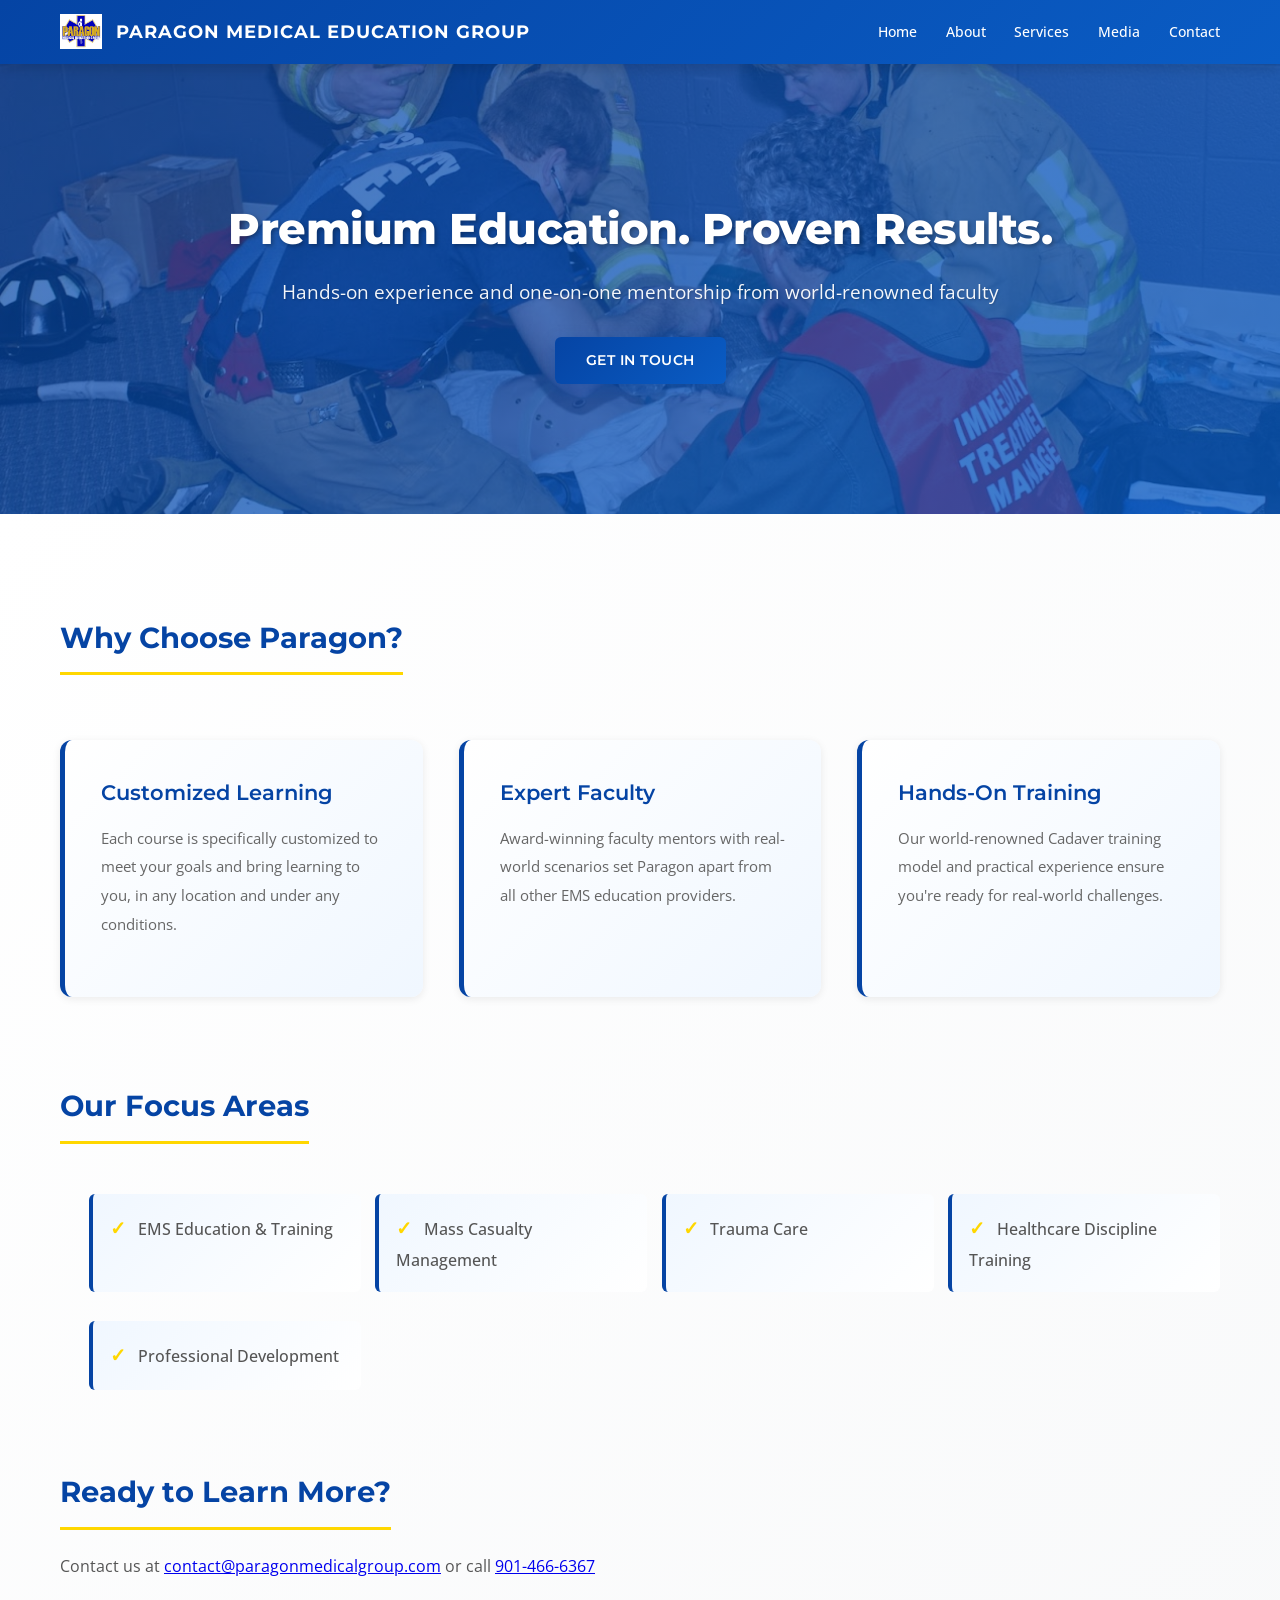
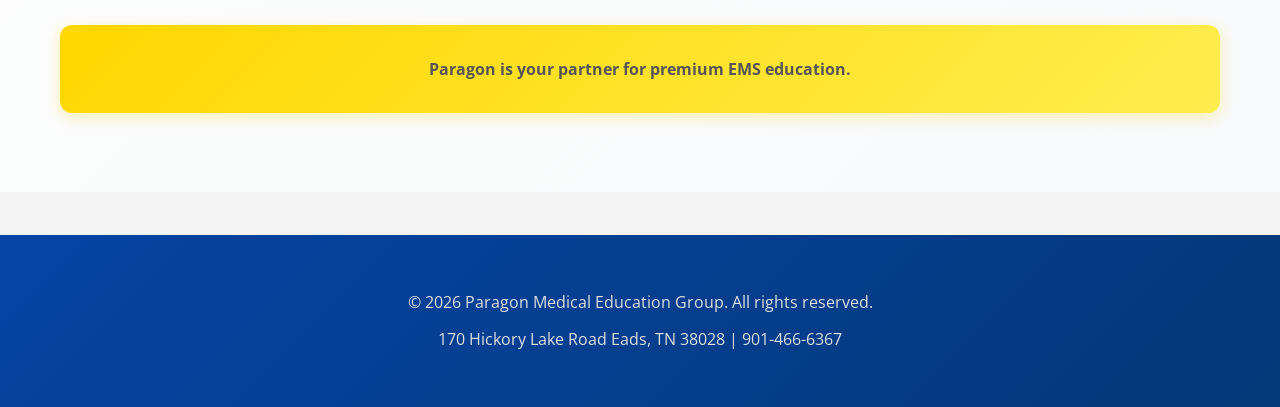
<file: index.html>
<!DOCTYPE html>
<html lang="en">
<head>
    <meta charset="UTF-8">
    <meta name="viewport" content="width=device-width, initial-scale=1.0">
    <title>Paragon Medical Education Group - Premium EMS Education</title>
    <link rel="stylesheet" href="css/style.css">
</head>
<body>
    <header>
        <nav class="navbar">
            <div class="container">
                <div class="logo-section">
                    <img src="images/PMEG small logo.JPG" alt="Paragon Medical Education Group" class="logo-img">
                    <div class="logo">Paragon Medical Education Group</div>
                </div>
                <ul class="nav-links">
                    <li><a href="index.html">Home</a></li>
                    <li><a href="about.html">About</a></li>
                    <li><a href="services.html">Services</a></li>
                    <li><a href="media.html">Media</a></li>
                    <li><a href="contact.html">Contact</a></li>
                </ul>
            </div>
        </nav>
    </header>

    <main>
        <section class="hero">
            <div class="hero-image" style="background-image: url('images/PMEG Pics (2).JPG');">
                <div class="hero-overlay">
                    <div class="container">
                        <h1>Premium Education. Proven Results.</h1>
                        <p>Hands-on experience and one-on-one mentorship from world-renowned faculty</p>
                        <a href="contact.html" class="btn btn-primary">Get in Touch</a>
                    </div>
                </div>
            </div>
        </section>

        <section class="content">
            <div class="container">
                <h2>Why Choose Paragon?</h2>
                <div class="features">
                    <div class="feature-card">
                        <h3>Customized Learning</h3>
                        <p>Each course is specifically customized to meet your goals and bring learning to you, in any location and under any conditions.</p>
                    </div>
                    <div class="feature-card">
                        <h3>Expert Faculty</h3>
                        <p>Award-winning faculty mentors with real-world scenarios set Paragon apart from all other EMS education providers.</p>
                    </div>
                    <div class="feature-card">
                        <h3>Hands-On Training</h3>
                        <p>Our world-renowned Cadaver training model and practical experience ensure you're ready for real-world challenges.</p>
                    </div>
                </div>

                <h2>Our Focus Areas</h2>
                <ul class="focus-list">
                    <li>EMS Education & Training</li>
                    <li>Mass Casualty Management</li>
                    <li>Trauma Care</li>
                    <li>Healthcare Discipline Training</li>
                    <li>Professional Development</li>
                </ul>

                <h2>Ready to Learn More?</h2>
                <p>Contact us at <a href="mailto:contact@paragonmedicalgroup.com">contact@paragonmedicalgroup.com</a> or call <a href="tel:901-466-6367">901-466-6367</a></p>

                <p class="tagline"><strong>Paragon is your partner for premium EMS education.</strong></p>
            </div>
        </section>
    </main>

    <footer>
        <div class="container">
            <p>&copy; 2026 Paragon Medical Education Group. All rights reserved.</p>
            <p>170 Hickory Lake Road Eads, TN 38028 | 901-466-6367</p>
        </div>
    </footer>
</body>
</html>
</file>
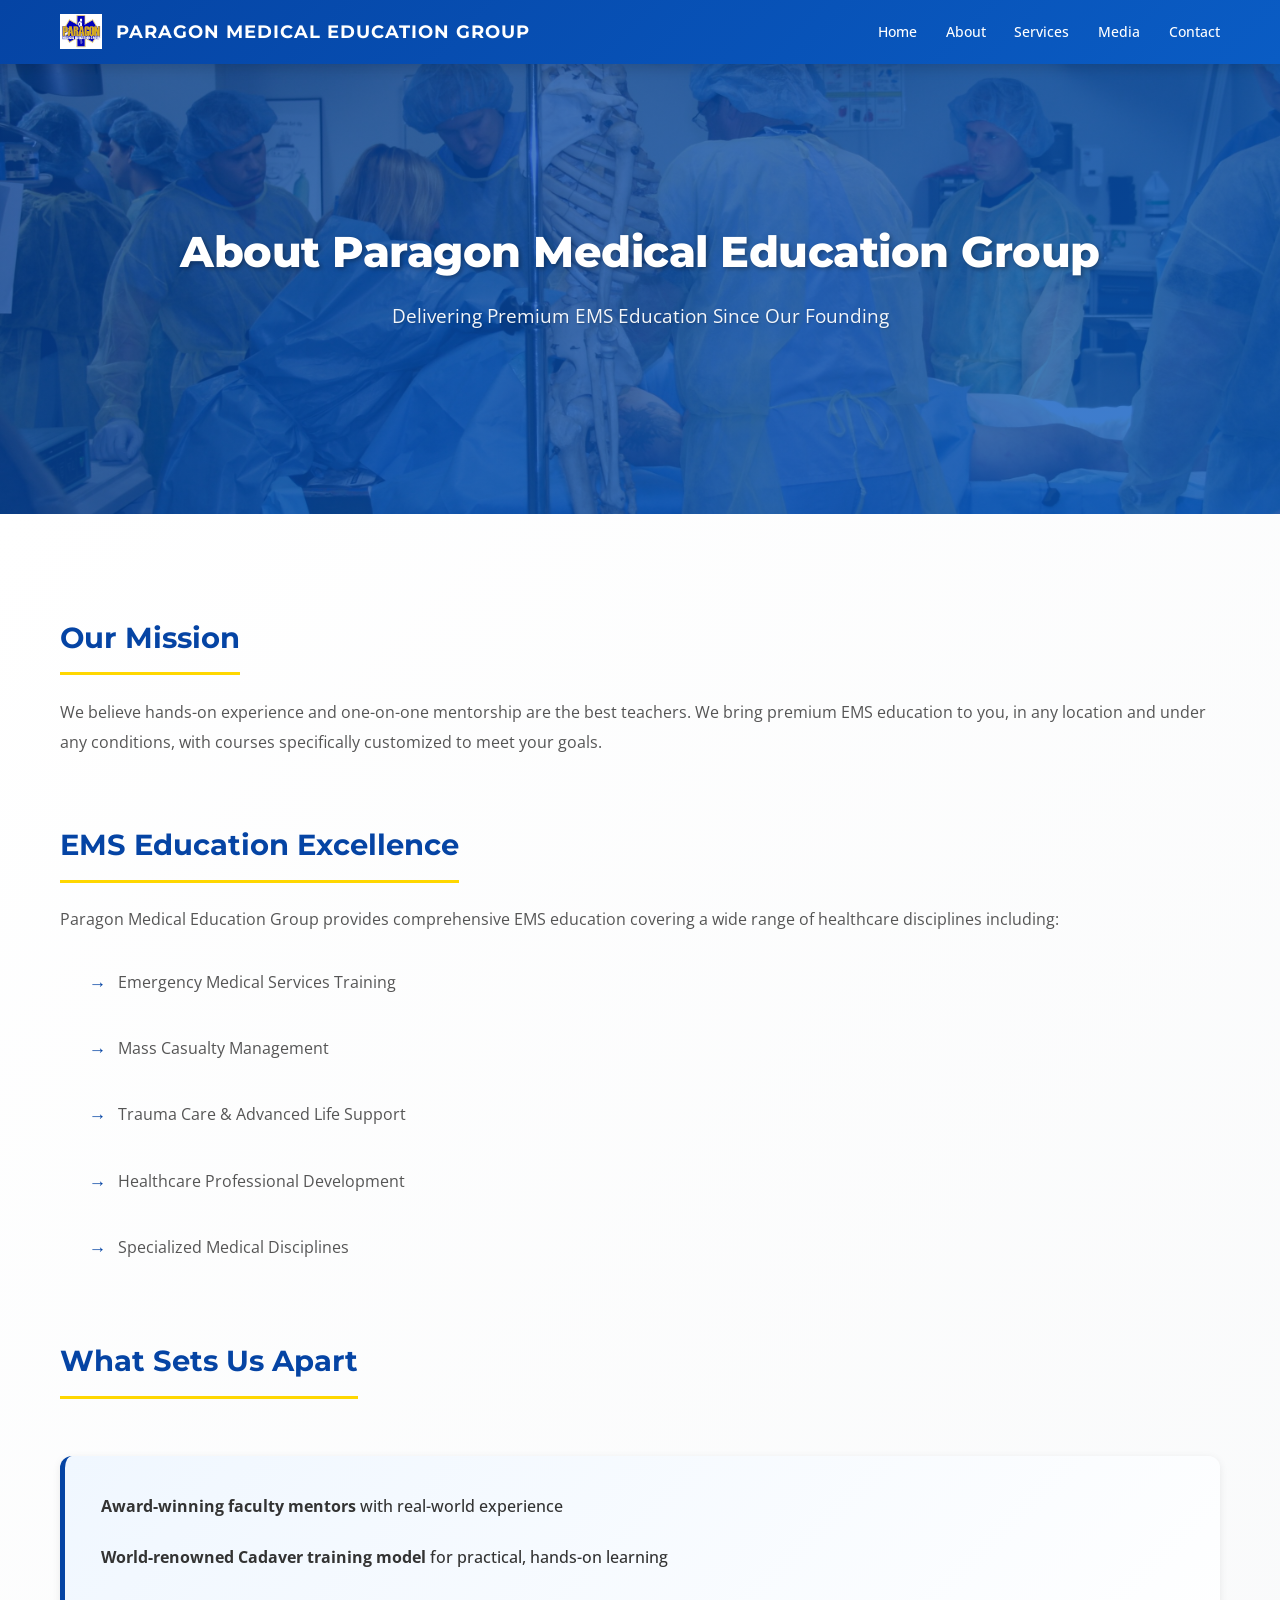
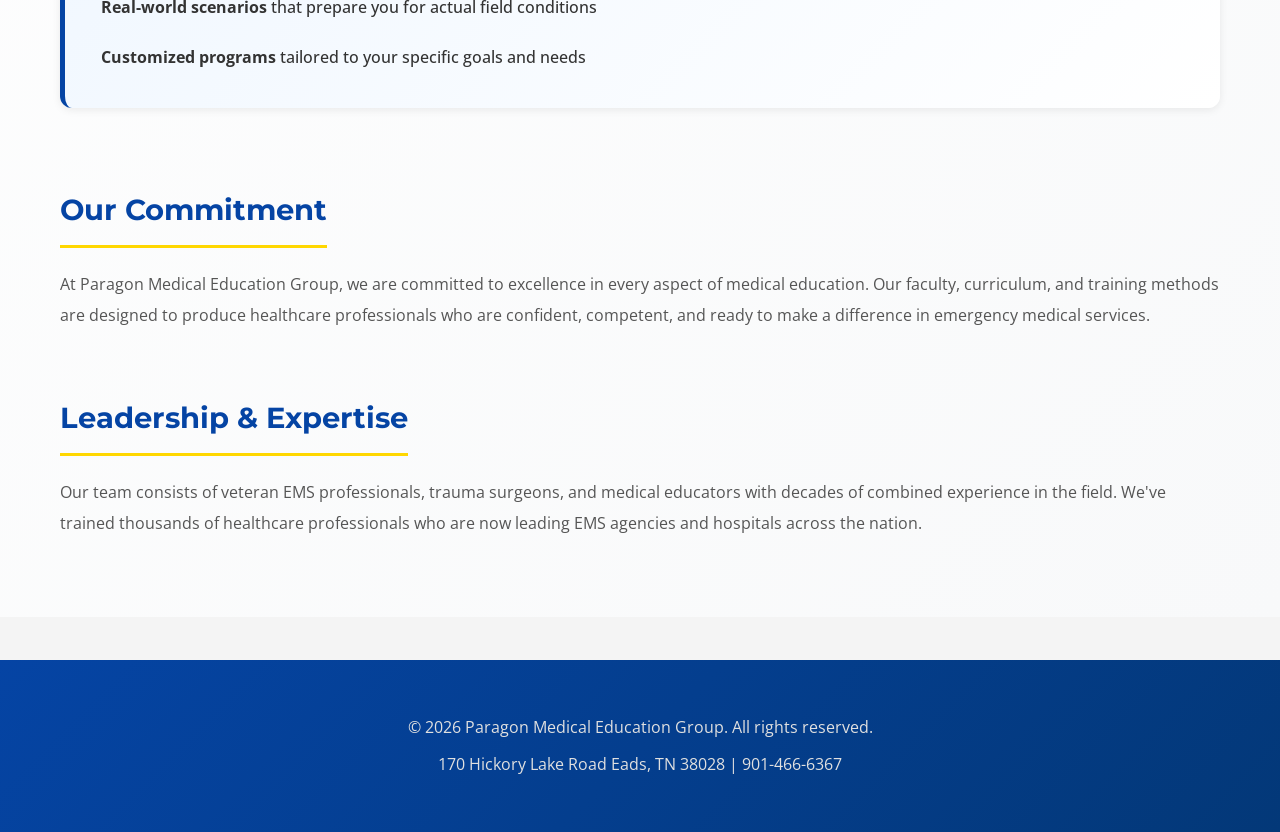
<file: about.html>
<!DOCTYPE html>
<html lang="en">
<head>
    <meta charset="UTF-8">
    <meta name="viewport" content="width=device-width, initial-scale=1.0">
    <title>About Us - Paragon Medical Education Group</title>
    <link rel="stylesheet" href="css/style.css">
</head>
<body>
    <header>
        <nav class="navbar">
            <div class="container">
                <div class="logo-section">
                    <img src="images/PMEG small logo.JPG" alt="Paragon Medical Education Group" class="logo-img">
                    <div class="logo">Paragon Medical Education Group</div>
                </div>
                <ul class="nav-links">
                    <li><a href="index.html">Home</a></li>
                    <li><a href="about.html">About</a></li>
                    <li><a href="services.html">Services</a></li>
                    <li><a href="media.html">Media</a></li>
                    <li><a href="contact.html">Contact</a></li>
                </ul>
            </div>
        </nav>
    </header>

    <main>
        <section class="hero">
            <div class="hero-image" style="background-image: url('images/PMEG Pics (1).jpg');">
                <div class="hero-overlay">
                    <div class="container">
                        <h1>About Paragon Medical Education Group</h1>
                        <p>Delivering Premium EMS Education Since Our Founding</p>
                    </div>
                </div>
            </div>
        </section>

        <section class="content">
            <div class="container">
                <h2>Our Mission</h2>
                <p>We believe hands-on experience and one-on-one mentorship are the best teachers. We bring premium EMS education to you, in any location and under any conditions, with courses specifically customized to meet your goals.</p>

                <h2>EMS Education Excellence</h2>
                <p>Paragon Medical Education Group provides comprehensive EMS education covering a wide range of healthcare disciplines including:</p>
                <ul class="specialty-list">
                    <li>Emergency Medical Services Training</li>
                    <li>Mass Casualty Management</li>
                    <li>Trauma Care & Advanced Life Support</li>
                    <li>Healthcare Professional Development</li>
                    <li>Specialized Medical Disciplines</li>
                </ul>

                <h2>What Sets Us Apart</h2>
                <div class="highlight-box">
                    <p><strong>Award-winning faculty mentors</strong> with real-world experience</p>
                    <p><strong>World-renowned Cadaver training model</strong> for practical, hands-on learning</p>
                    <p><strong>Real-world scenarios</strong> that prepare you for actual field conditions</p>
                    <p><strong>Customized programs</strong> tailored to your specific goals and needs</p>
                </div>

                <h2>Our Commitment</h2>
                <p>At Paragon Medical Education Group, we are committed to excellence in every aspect of medical education. Our faculty, curriculum, and training methods are designed to produce healthcare professionals who are confident, competent, and ready to make a difference in emergency medical services.</p>

                <h2>Leadership & Expertise</h2>
                <p>Our team consists of veteran EMS professionals, trauma surgeons, and medical educators with decades of combined experience in the field. We've trained thousands of healthcare professionals who are now leading EMS agencies and hospitals across the nation.</p>
            </div>
        </section>
    </main>

    <footer>
        <div class="container">
            <p>&copy; 2026 Paragon Medical Education Group. All rights reserved.</p>
            <p>170 Hickory Lake Road Eads, TN 38028 | 901-466-6367</p>
        </div>
    </footer>
</body>
</html>
</file>
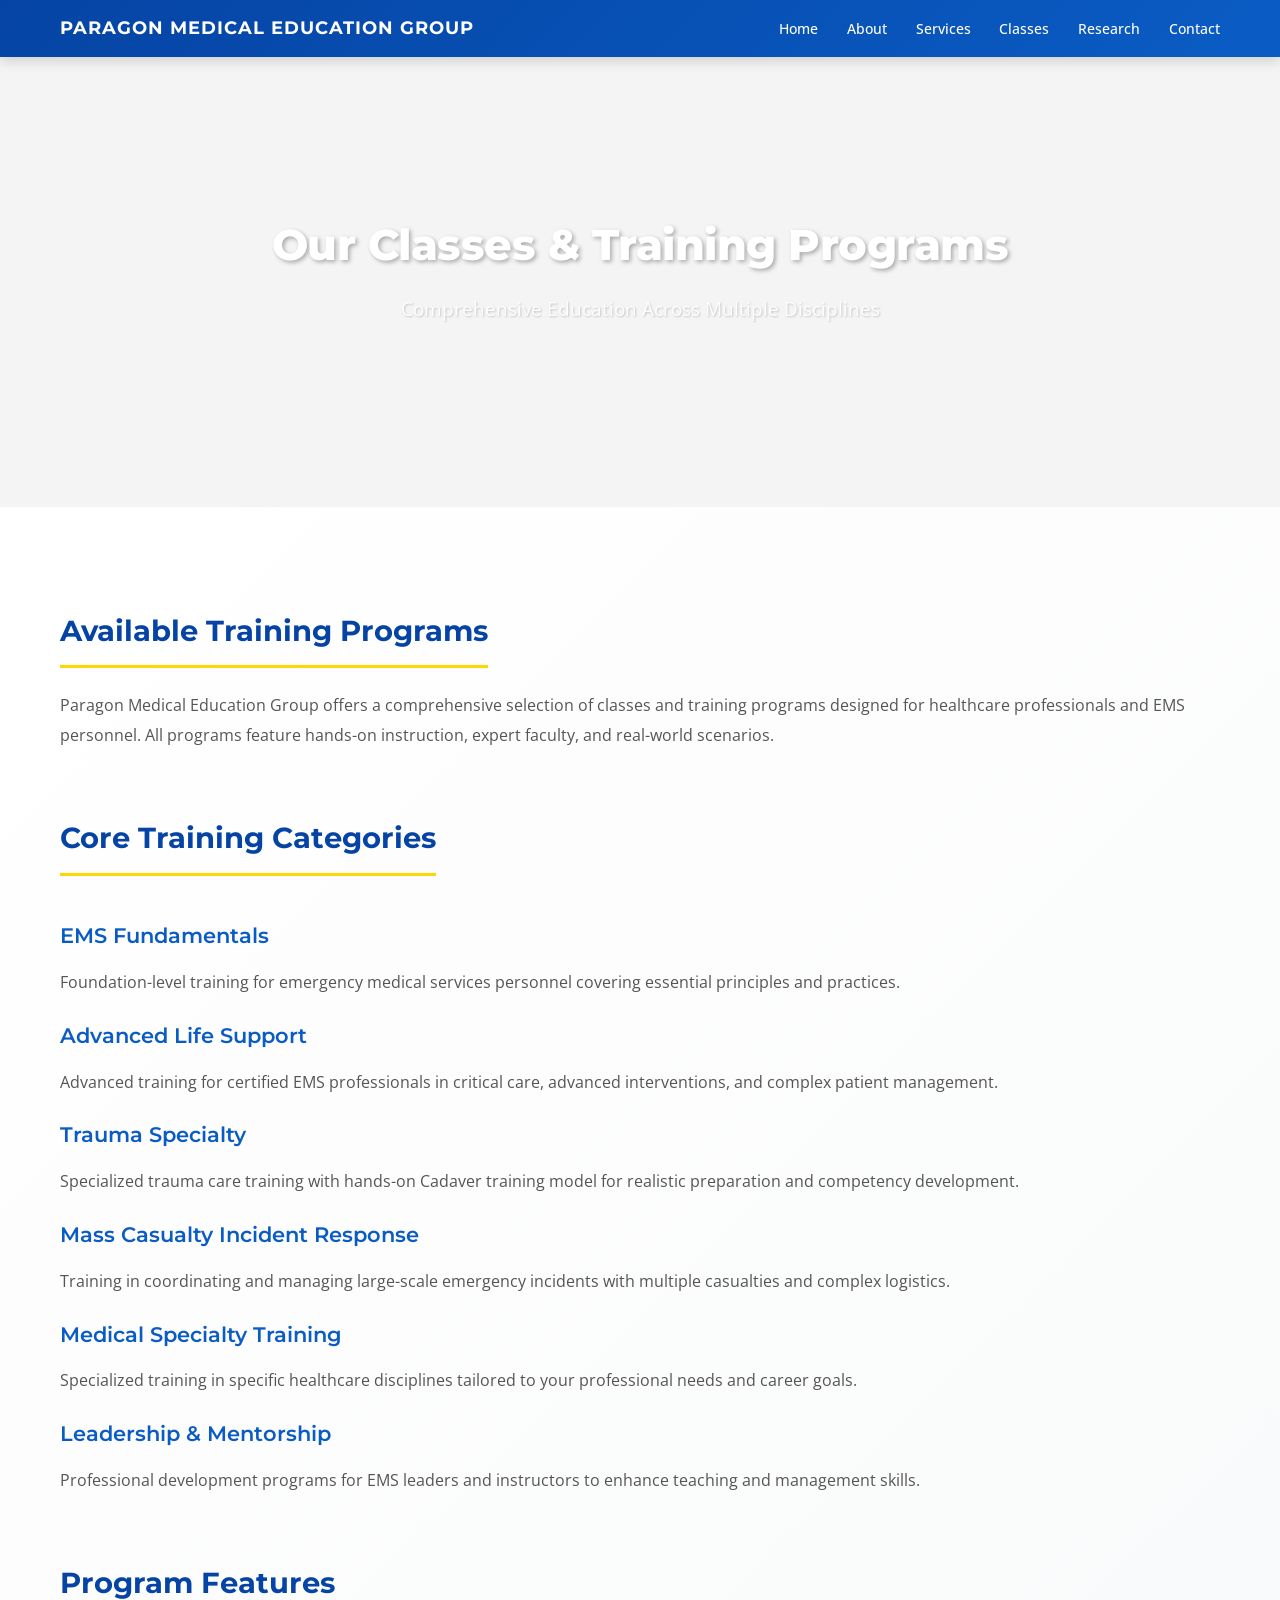
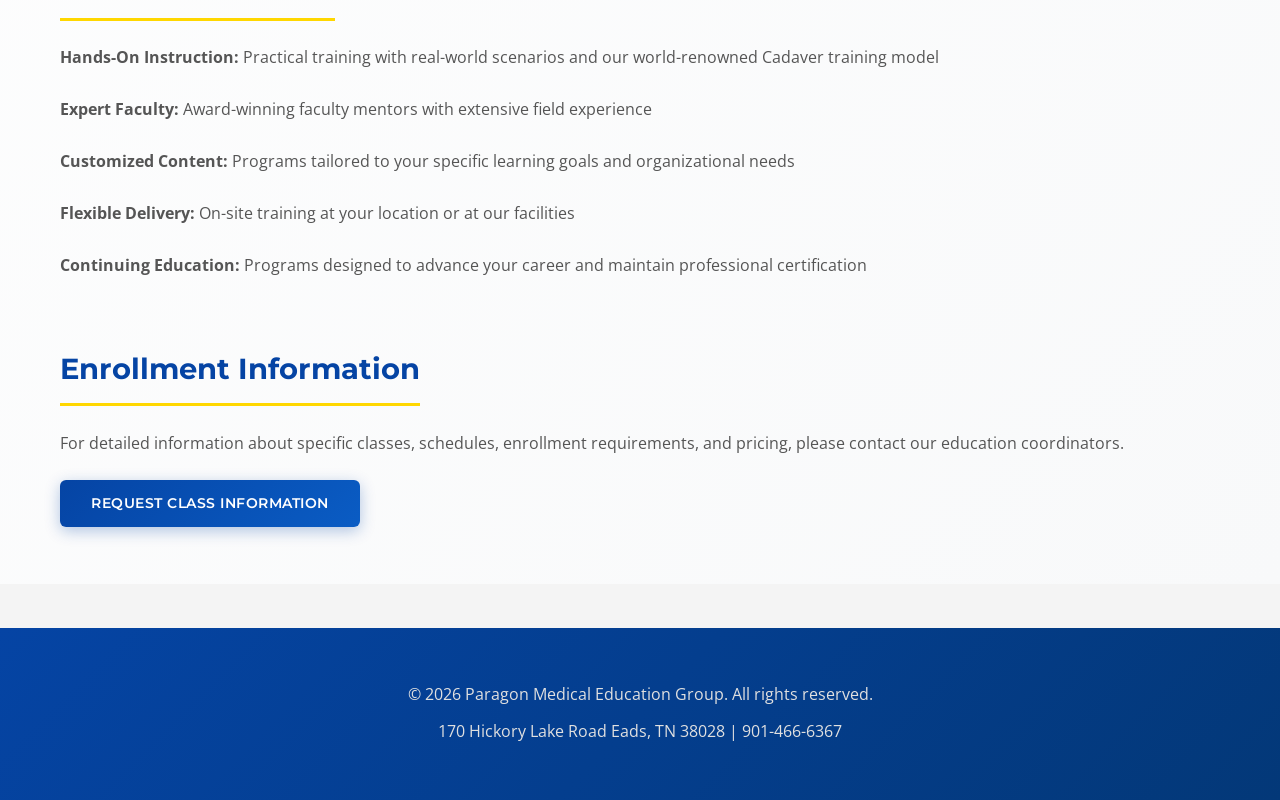
<file: Classes.html>
<!DOCTYPE html>
<html lang="en">
<head>
    <meta charset="UTF-8">
    <meta name="viewport" content="width=device-width, initial-scale=1.0">
    <title>Our Classes - Paragon Medical Education Group</title>
    <link rel="stylesheet" href="css/style.css">
</head>
<body>
    <header>
        <nav class="navbar">
            <div class="container">
                <div class="logo">Paragon Medical Education Group</div>
                <ul class="nav-links">
                    <li><a href="index.html">Home</a></li>
                    <li><a href="about.html">About</a></li>
                    <li><a href="services.html">Services</a></li>
                    <li><a href="classes.html">Classes</a></li>
                    <li><a href="research.html">Research</a></li>
                    <li><a href="contact.html">Contact</a></li>
                </ul>
            </div>
        </nav>
    </header>

    <main>
        <section class="hero">
            <div class="container">
                <h1>Our Classes & Training Programs</h1>
                <p>Comprehensive Education Across Multiple Disciplines</p>
            </div>
        </section>

        <section class="content">
            <div class="container">
                <h2>Available Training Programs</h2>
                <p>Paragon Medical Education Group offers a comprehensive selection of classes and training programs designed for healthcare professionals and EMS personnel. All programs feature hands-on instruction, expert faculty, and real-world scenarios.</p>

                <h2>Core Training Categories</h2>
                <div class="class-grid">
                    <div class="class-card">
                        <h3>EMS Fundamentals</h3>
                        <p>Foundation-level training for emergency medical services personnel covering essential principles and practices.</p>
                    </div>

                    <div class="class-card">
                        <h3>Advanced Life Support</h3>
                        <p>Advanced training for certified EMS professionals in critical care, advanced interventions, and complex patient management.</p>
                    </div>

                    <div class="class-card">
                        <h3>Trauma Specialty</h3>
                        <p>Specialized trauma care training with hands-on Cadaver training model for realistic preparation and competency development.</p>
                    </div>

                    <div class="class-card">
                        <h3>Mass Casualty Incident Response</h3>
                        <p>Training in coordinating and managing large-scale emergency incidents with multiple casualties and complex logistics.</p>
                    </div>

                    <div class="class-card">
                        <h3>Medical Specialty Training</h3>
                        <p>Specialized training in specific healthcare disciplines tailored to your professional needs and career goals.</p>
                    </div>

                    <div class="class-card">
                        <h3>Leadership & Mentorship</h3>
                        <p>Professional development programs for EMS leaders and instructors to enhance teaching and management skills.</p>
                    </div>
                </div>

                <h2>Program Features</h2>
                <div class="features-list">
                    <p><strong>Hands-On Instruction:</strong> Practical training with real-world scenarios and our world-renowned Cadaver training model</p>
                    <p><strong>Expert Faculty:</strong> Award-winning faculty mentors with extensive field experience</p>
                    <p><strong>Customized Content:</strong> Programs tailored to your specific learning goals and organizational needs</p>
                    <p><strong>Flexible Delivery:</strong> On-site training at your location or at our facilities</p>
                    <p><strong>Continuing Education:</strong> Programs designed to advance your career and maintain professional certification</p>
                </div>

                <h2>Enrollment Information</h2>
                <p>For detailed information about specific classes, schedules, enrollment requirements, and pricing, please contact our education coordinators.</p>
                <a href="contact.html" class="btn btn-primary">Request Class Information</a>
            </div>
        </section>
    </main>

    <footer>
        <div class="container">
            <p>&copy; 2026 Paragon Medical Education Group. All rights reserved.</p>
            <p>170 Hickory Lake Road Eads, TN 38028 | 901-466-6367</p>
        </div>
    </footer>
</body>
</html>
</file>
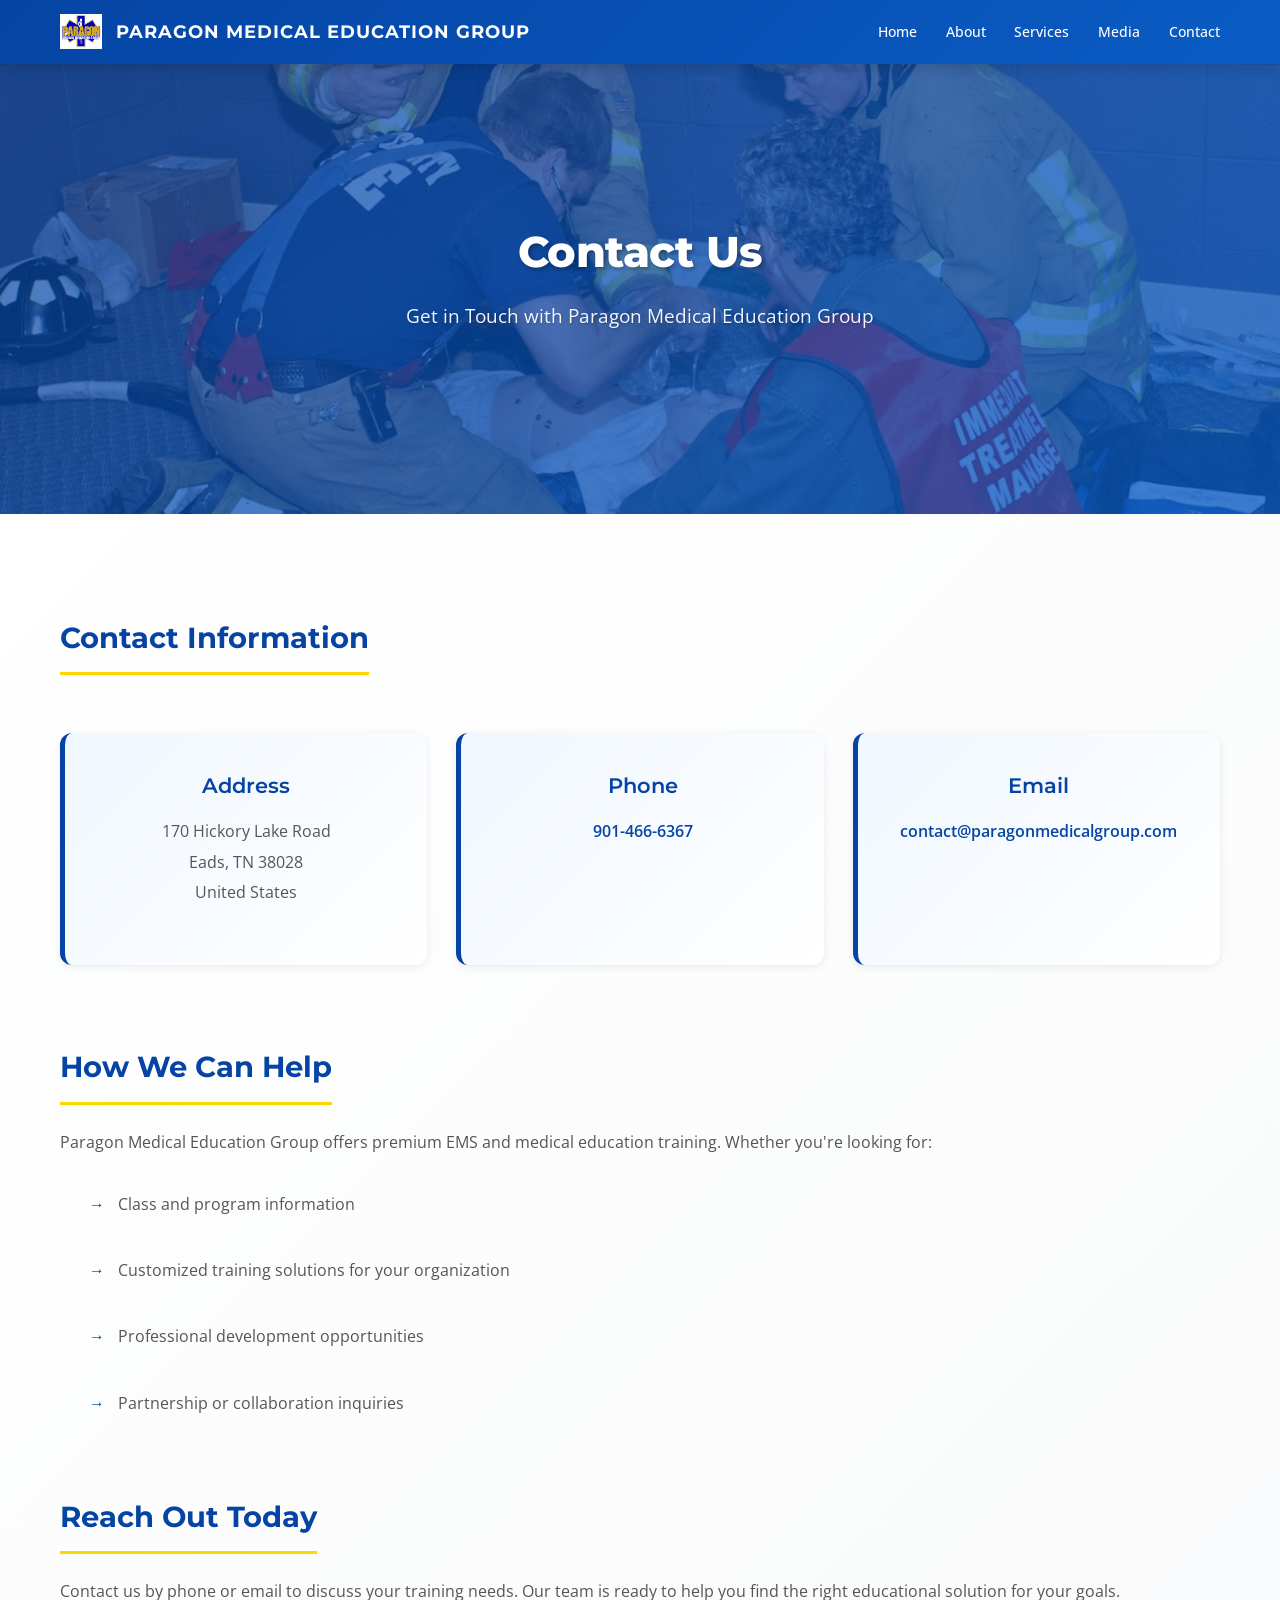
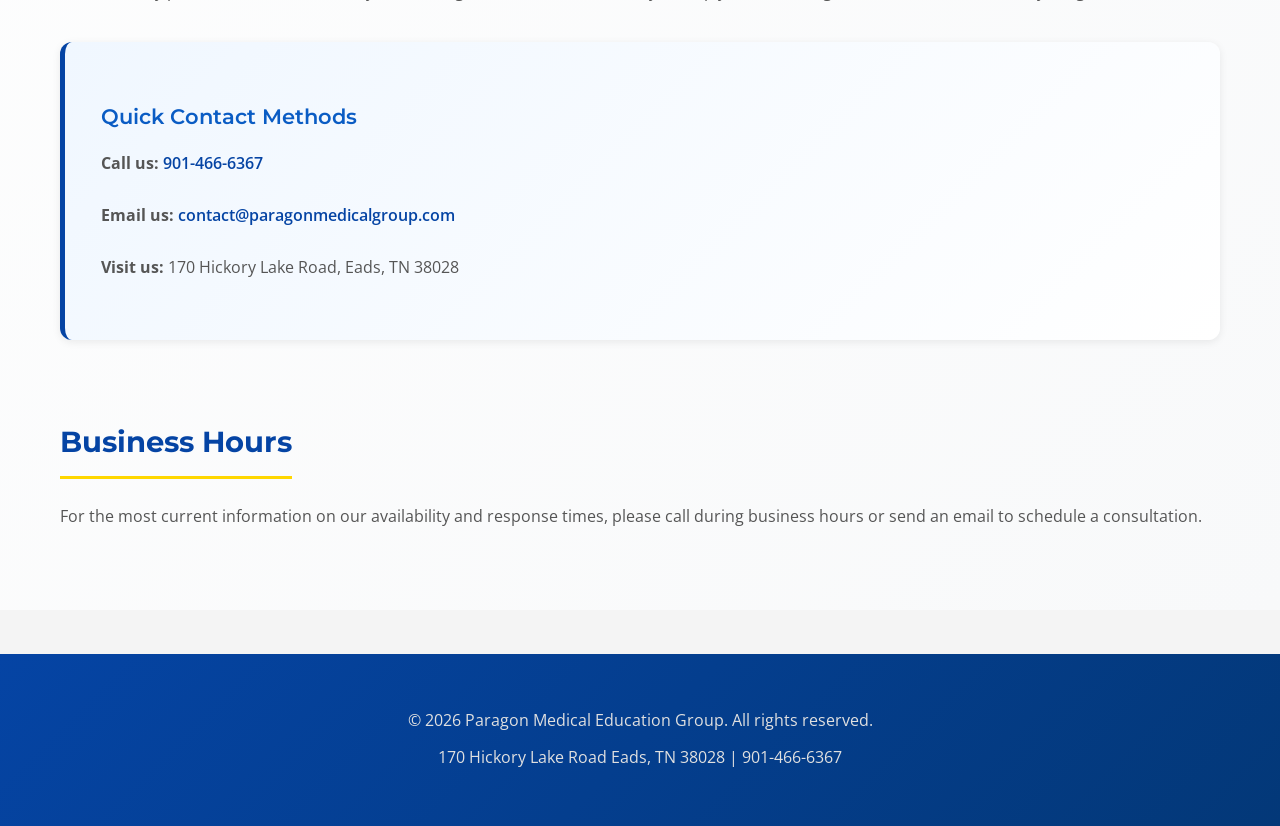
<file: contact.html>
<!DOCTYPE html>
<html lang="en">
<head>
    <meta charset="UTF-8">
    <meta name="viewport" content="width=device-width, initial-scale=1.0">
    <title>Contact Us - Paragon Medical Education Group</title>
    <link rel="stylesheet" href="css/style.css">
</head>
<body>
    <header>
        <nav class="navbar">
            <div class="container">
                <div class="logo-section">
                    <img src="images/PMEG small logo.JPG" alt="Paragon Medical Education Group" class="logo-img">
                    <div class="logo">Paragon Medical Education Group</div>
                </div>
                <ul class="nav-links">
                    <li><a href="index.html">Home</a></li>
                    <li><a href="about.html">About</a></li>
                    <li><a href="services.html">Services</a></li>
                    <li><a href="media.html">Media</a></li>
                    <li><a href="contact.html">Contact</a></li>
                </ul>
            </div>
        </nav>
    </header>

    <main>
        <section class="hero">
            <div class="hero-image" style="background-image: url('images/PMEG Pics (2).JPG');">
                <div class="hero-overlay">
                    <div class="container">
                        <h1>Contact Us</h1>
                        <p>Get in Touch with Paragon Medical Education Group</p>
                    </div>
                </div>
            </div>
        </section>

        <section class="content">
            <div class="container">
                <h2>Contact Information</h2>
                
                <div class="contact-info">
                    <div class="contact-card">
                        <h3>Address</h3>
                        <p>170 Hickory Lake Road<br>
                        Eads, TN 38028<br>
                        United States</p>
                    </div>

                    <div class="contact-card">
                        <h3>Phone</h3>
                        <p><a href="tel:901-466-6367">901-466-6367</a></p>
                    </div>

                    <div class="contact-card">
                        <h3>Email</h3>
                        <p><a href="mailto:contact@paragonmedicalgroup.com">contact@paragonmedicalgroup.com</a></p>
                    </div>
                </div>

                <h2>How We Can Help</h2>
                <p>Paragon Medical Education Group offers premium EMS and medical education training. Whether you're looking for:</p>
                <ul class="help-list">
                    <li>Class and program information</li>
                    <li>Customized training solutions for your organization</li>
                    <li>Professional development opportunities</li>
                    <li>Partnership or collaboration inquiries</li>
                </ul>

                <h2>Reach Out Today</h2>
                <p>Contact us by phone or email to discuss your training needs. Our team is ready to help you find the right educational solution for your goals.</p>

                <div class="contact-methods">
                    <h3>Quick Contact Methods</h3>
                    <p><strong>Call us:</strong> <a href="tel:901-466-6367">901-466-6367</a></p>
                    <p><strong>Email us:</strong> <a href="mailto:contact@paragonmedicalgroup.com">contact@paragonmedicalgroup.com</a></p>
                    <p><strong>Visit us:</strong> 170 Hickory Lake Road, Eads, TN 38028</p>
                </div>

                <h2>Business Hours</h2>
                <p>For the most current information on our availability and response times, please call during business hours or send an email to schedule a consultation.</p>
            </div>
        </section>
    </main>

    <footer>
        <div class="container">
            <p>&copy; 2026 Paragon Medical Education Group. All rights reserved.</p>
            <p>170 Hickory Lake Road Eads, TN 38028 | 901-466-6367</p>
        </div>
    </footer>
</body>
</html>
</file>
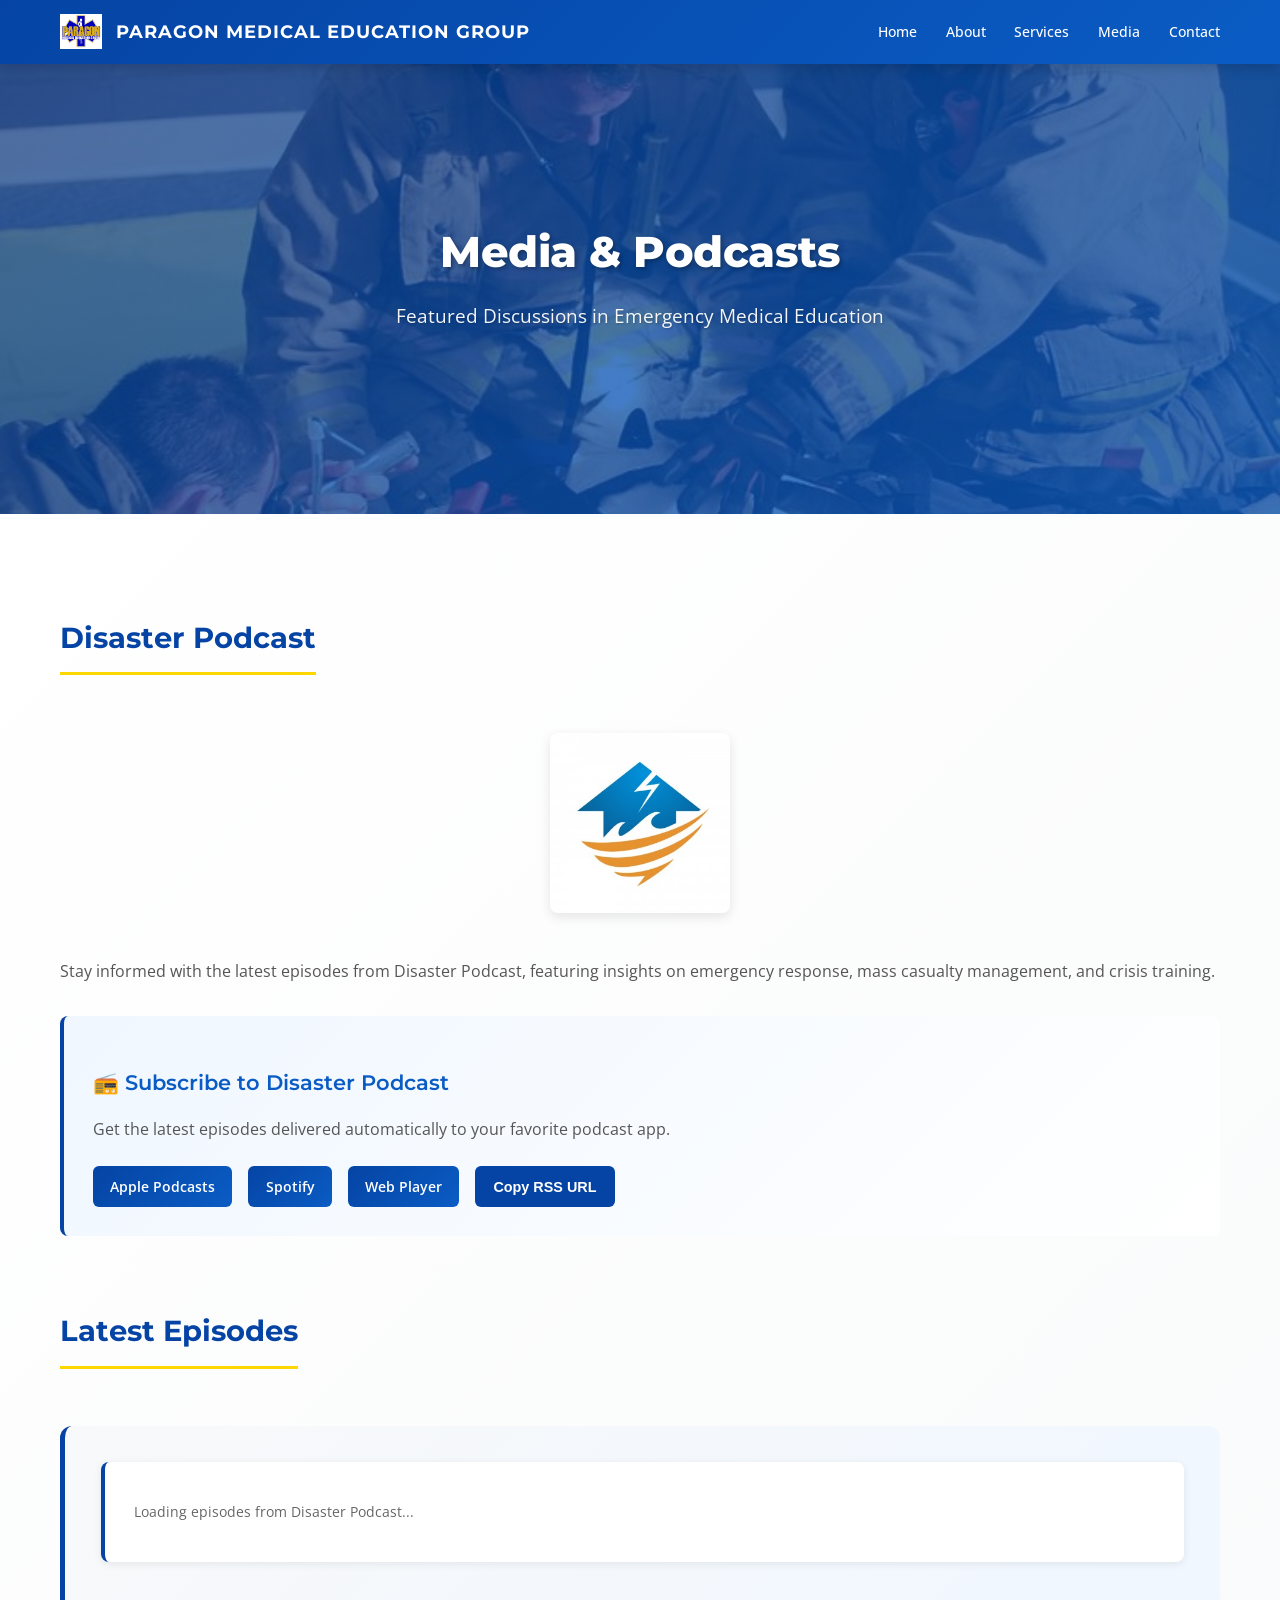
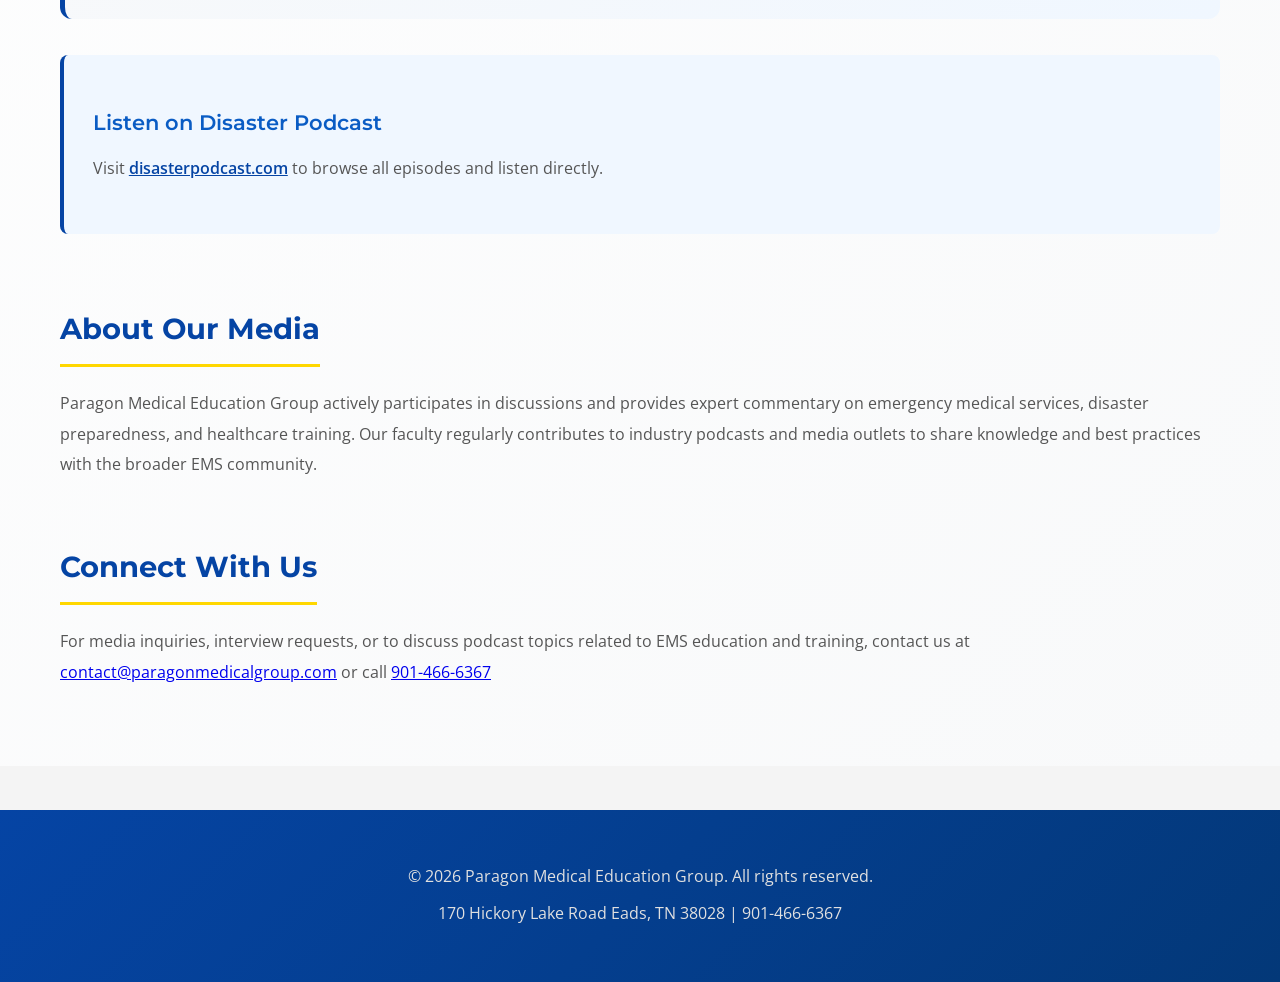
<file: media.html>
<!DOCTYPE html>
<html lang="en">
<head>
    <meta charset="UTF-8">
    <meta name="viewport" content="width=device-width, initial-scale=1.0">
    <title>Media & Podcasts - Paragon Medical Education Group</title>
    <link rel="stylesheet" href="css/style.css">
    <style>
        .subscribe-options {
            display: flex;
            gap: 1rem;
            flex-wrap: wrap;
            margin-top: 1rem;
        }
        .subscribe-btn {
            padding: 10px 18px;
            background: #0544A4;
            color: white;
            border: none;
            border-radius: 6px;
            font-weight: 600;
            cursor: pointer;
            text-decoration: none;
            font-size: 0.9rem;
            transition: all 0.3s ease;
            display: inline-block;
        }
        .subscribe-btn:hover {
            background: #033878;
            transform: translateY(-2px);
            box-shadow: 0 4px 12px rgba(5, 68, 164, 0.3);
        }
        .copy-feedback {
            display: none;
            margin-top: 1rem;
            padding: 1rem;
            background: #e8f5e9;
            color: #2e7d32;
            border-radius: 6px;
            border-left: 4px solid #4caf50;
        }
        .copy-feedback.show {
            display: block;
        }
    </style>
</head>
<body>
    <header>
        <nav class="navbar">
            <div class="container">
                <div class="logo-section">
                    <img src="images/PMEG small logo.JPG" alt="Paragon Medical Education Group" class="logo-img">
                    <div class="logo">Paragon Medical Education Group</div>
                </div>
                <ul class="nav-links">
                    <li><a href="index.html">Home</a></li>
                    <li><a href="about.html">About</a></li>
                    <li><a href="services.html">Services</a></li>
                    <li><a href="media.html">Media</a></li>
                    <li><a href="contact.html">Contact</a></li>
                </ul>
            </div>
        </nav>
    </header>

    <main>
        <section class="hero">
            <div class="hero-image" style="background-image: url('images/PMEG Pics (4).jpg');">
                <div class="hero-overlay">
                    <div class="container">
                        <h1>Media & Podcasts</h1>
                        <p>Featured Discussions in Emergency Medical Education</p>
                    </div>
                </div>
            </div>
        </section>

        <section class="content">
            <div class="container">
                <h2>Disaster Podcast</h2>
                
                <div class="podcast-logo">
                    <img src="images/DisasterPodcast_just_logo-300x300.jpg" alt="Disaster Podcast">
                </div>

                <p>Stay informed with the latest episodes from Disaster Podcast, featuring insights on emergency response, mass casualty management, and crisis training.</p>

                <div class="rss-feed-box">
                    <h3>📻 Subscribe to Disaster Podcast</h3>
                    <p>Get the latest episodes delivered automatically to your favorite podcast app.</p>
                    <div class="subscribe-options">
                        <a href="https://podcasts.apple.com/podcast/disaster-podcast/id1735793012" class="subscribe-btn" target="_blank">Apple Podcasts</a>
                        <a href="https://open.spotify.com/show/disaster-podcast" class="subscribe-btn" target="_blank">Spotify</a>
                        <a href="https://www.disasterpodcast.com/" class="subscribe-btn" target="_blank">Web Player</a>
                        <button class="subscribe-btn" onclick="copyRSSFeed()">Copy RSS URL</button>
                    </div>
                    <div class="copy-feedback" id="copyFeedback">✓ RSS URL copied to clipboard!</div>
                </div>

                <h2>Latest Episodes</h2>
                <div class="podcast-feed" id="podcast-feed">
                    <div class="podcast-episode">
                        <p>Loading episodes from Disaster Podcast...</p>
                    </div>
                </div>

                <div style="background: #f0f7ff; padding: 1.8rem; border-radius: 8px; margin: 1.8rem 0; border-left: 4px solid #0544A4;">
                    <h3>Listen on Disaster Podcast</h3>
                    <p>Visit <a href="https://www.disasterpodcast.com" target="_blank" style="color: #0544A4; font-weight: 600;">disasterpodcast.com</a> to browse all episodes and listen directly.</p>
                </div>

                <h2>About Our Media</h2>
                <p>Paragon Medical Education Group actively participates in discussions and provides expert commentary on emergency medical services, disaster preparedness, and healthcare training. Our faculty regularly contributes to industry podcasts and media outlets to share knowledge and best practices with the broader EMS community.</p>

                <h2>Connect With Us</h2>
                <p>For media inquiries, interview requests, or to discuss podcast topics related to EMS education and training, contact us at <a href="mailto:contact@paragonmedicalgroup.com">contact@paragonmedicalgroup.com</a> or call <a href="tel:901-466-6367">901-466-6367</a></p>
            </div>
        </section>
    </main>

    <footer>
        <div class="container">
            <p>&copy; 2026 Paragon Medical Education Group. All rights reserved.</p>
            <p>170 Hickory Lake Road Eads, TN 38028 | 901-466-6367</p>
        </div>
    </footer>

    <script>
        function copyRSSFeed() {
            const rssUrl = 'https://www.disasterpodcast.com/feed';
            navigator.clipboard.writeText(rssUrl).then(() => {
                const feedback = document.getElementById('copyFeedback');
                feedback.classList.add('show');
                setTimeout(() => {
                    feedback.classList.remove('show');
                }, 3000);
            });
        }

        async function loadPodcastFeed() {
            try {
                const feedUrl = 'https://www.disasterpodcast.com/feed';
                const proxyUrl = 'https://corsproxy.io/?' + encodeURIComponent(feedUrl);
                
                const response = await fetch(proxyUrl, {
                    headers: {
                        'Accept': 'application/rss+xml, application/xml, text/xml'
                    }
                });
                
                if (!response.ok) throw new Error('Feed fetch failed');
                
                const text = await response.text();
                const parser = new DOMParser();
                const xmlDoc = parser.parseFromString(text, 'text/xml');
                
                if (xmlDoc.getElementsByTagName('parsererror').length > 0) {
                    throw new Error('Parse error');
                }
                
                const items = xmlDoc.getElementsByTagName('item');
                
                if (items.length === 0) {
                    throw new Error('No items found');
                }
                
                let html = '';
                
                for (let i = 0; i < Math.min(8, items.length); i++) {
                    const item = items[i];
                    const title = item.getElementsByTagName('title')[0]?.textContent || 'Episode';
                    const description = item.getElementsByTagName('description')[0]?.textContent || 'No description';
                    const link = item.getElementsByTagName('link')[0]?.textContent || 'https://www.disasterpodcast.com';
                    const pubDate = item.getElementsByTagName('pubDate')[0]?.textContent || '';
                    
                    const plainDescription = description.replace(/<[^>]*>/g, '').substring(0, 140);
                    
                    let formattedDate = '';
                    if (pubDate) {
                        const dateObj = new Date(pubDate);
                        formattedDate = dateObj.toLocaleDateString('en-US', { year: 'numeric', month: 'short', day: 'numeric' });
                    }
                    
                    html += `
                        <div class="podcast-episode">
                            <h3>${title}</h3>
                            ${formattedDate ? `<p><strong>${formattedDate}</strong></p>` : ''}
                            <p>${plainDescription}${plainDescription.length > 135 ? '...' : ''}</p>
                            <a href="${link}" target="_blank">Listen Now →</a>
                        </div>
                    `;
                }
                
                document.getElementById('podcast-feed').innerHTML = html;
            } catch (error) {
                console.error('Podcast feed error:',
</file>
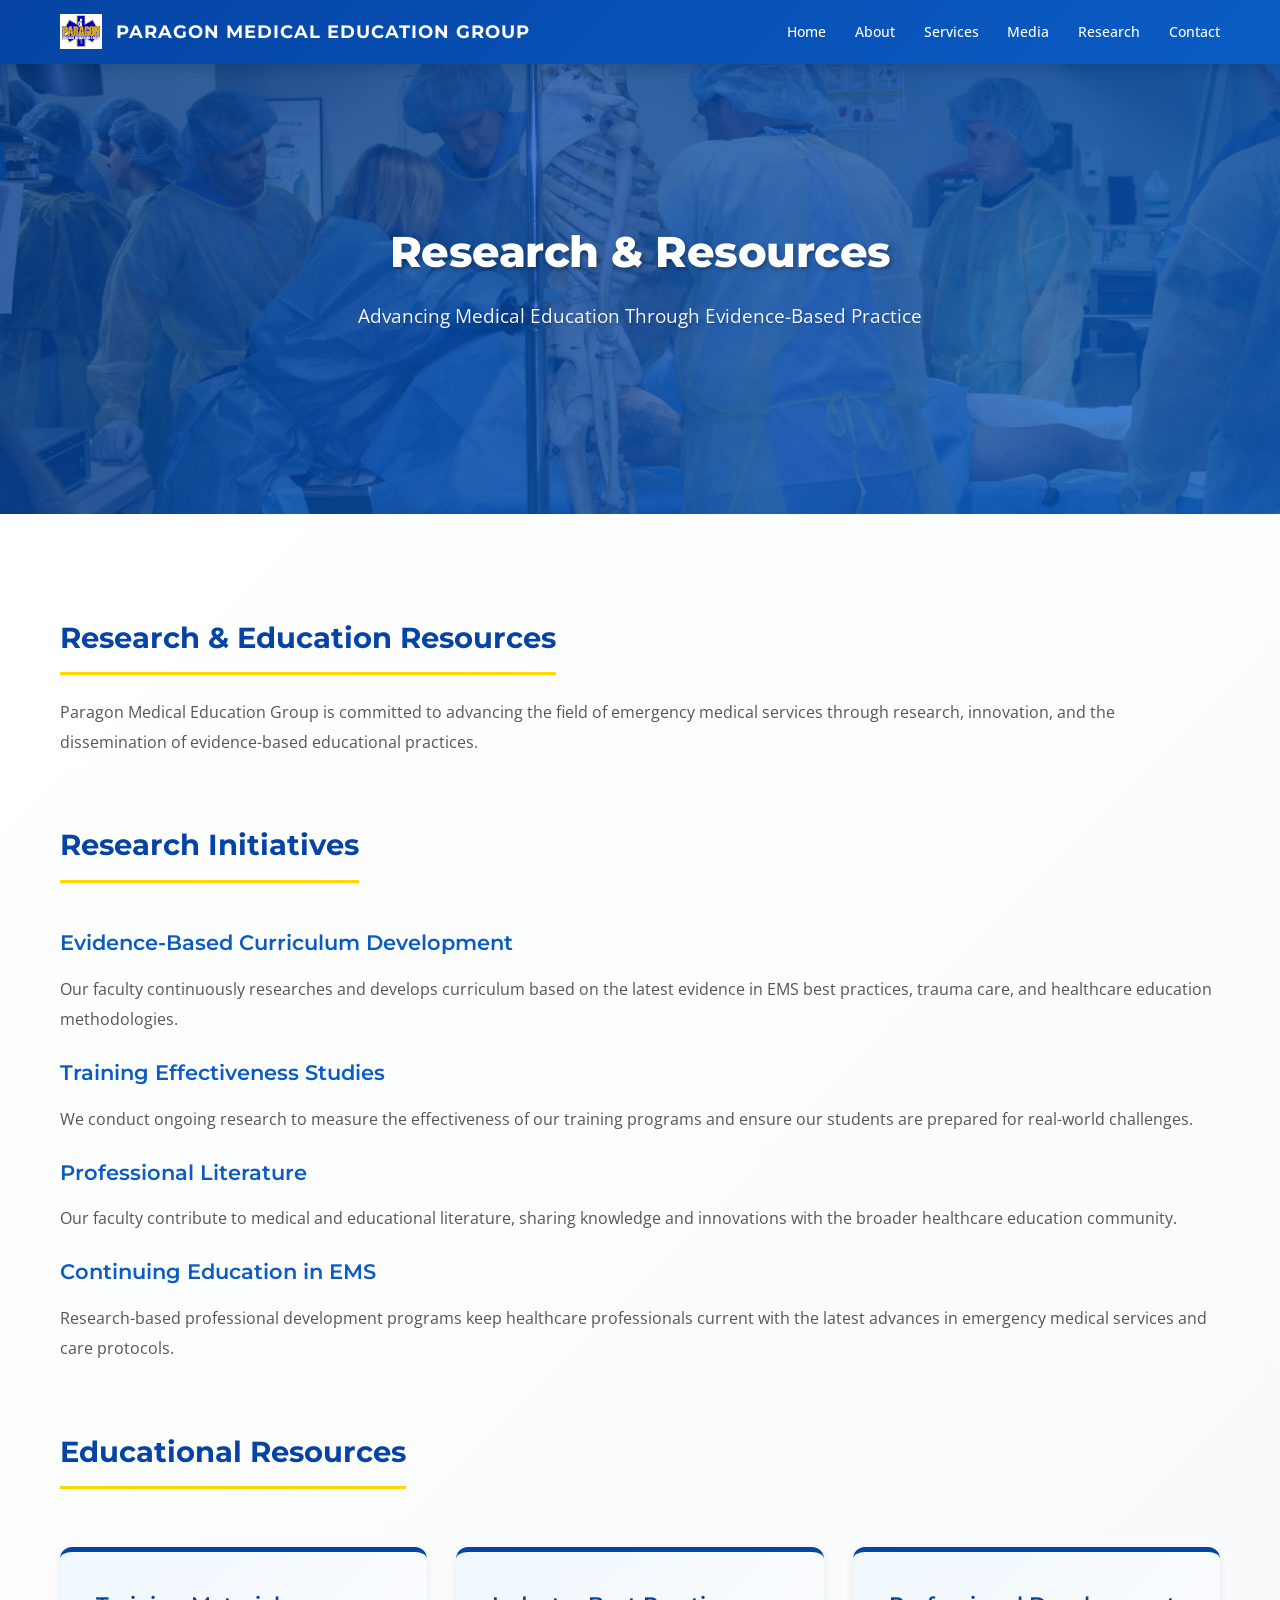
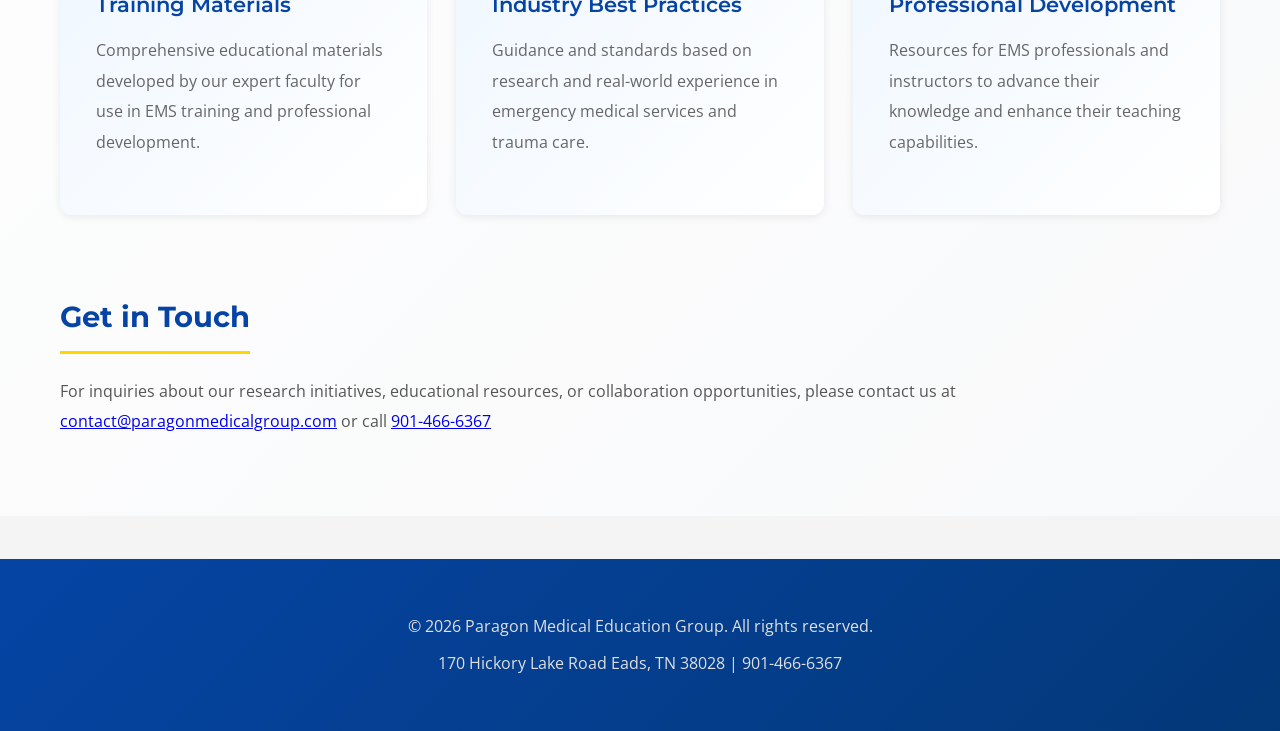
<file: research.html>
<!DOCTYPE html>
<html lang="en">
<head>
    <meta charset="UTF-8">
    <meta name="viewport" content="width=device-width, initial-scale=1.0">
    <title>Research & Resources - Paragon Medical Education Group</title>
    <link rel="stylesheet" href="css/style.css">
</head>
<body>
    <header>
        <nav class="navbar">
            <div class="container">
                <div class="logo-section">
                    <img src="images/PMEG small logo.JPG" alt="Paragon Medical Education Group" class="logo-img">
                    <div class="logo">Paragon Medical Education Group</div>
                </div>
                <ul class="nav-links">
                    <li><a href="index.html">Home</a></li>
                    <li><a href="about.html">About</a></li>
                    <li><a href="services.html">Services</a></li>
                    <li><a href="media.html">Media</a></li>
                    <li><a href="research.html">Research</a></li>
                    <li><a href="contact.html">Contact</a></li>
                </ul>
            </div>
        </nav>
    </header>

    <main>
        <section class="hero">
            <div class="hero-image" style="background-image: url('images/PMEG Pics (1).jpg');">
                <div class="hero-overlay">
                    <div class="container">
                        <h1>Research & Resources</h1>
                        <p>Advancing Medical Education Through Evidence-Based Practice</p>
                    </div>
                </div>
            </div>
        </section>

        <section class="content">
            <div class="container">
                <h2>Research & Education Resources</h2>
                <p>Paragon Medical Education Group is committed to advancing the field of emergency medical services through research, innovation, and the dissemination of evidence-based educational practices.</p>

                <h2>Research Initiatives</h2>
                <div class="research-section">
                    <h3>Evidence-Based Curriculum Development</h3>
                    <p>Our faculty continuously researches and develops curriculum based on the latest evidence in EMS best practices, trauma care, and healthcare education methodologies.</p>

                    <h3>Training Effectiveness Studies</h3>
                    <p>We conduct ongoing research to measure the effectiveness of our training programs and ensure our students are prepared for real-world challenges.</p>

                    <h3>Professional Literature</h3>
                    <p>Our faculty contribute to medical and educational literature, sharing knowledge and innovations with the broader healthcare education community.</p>

                    <h3>Continuing Education in EMS</h3>
                    <p>Research-based professional development programs keep healthcare professionals current with the latest advances in emergency medical services and care protocols.</p>
                </div>

                <h2>Educational Resources</h2>
                <div class="resources-grid">
                    <div class="resource-card">
                        <h3>Training Materials</h3>
                        <p>Comprehensive educational materials developed by our expert faculty for use in EMS training and professional development.</p>
                    </div>

                    <div class="resource-card">
                        <h3>Industry Best Practices</h3>
                        <p>Guidance and standards based on research and real-world experience in emergency medical services and trauma care.</p>
                    </div>

                    <div class="resource-card">
                        <h3>Professional Development</h3>
                        <p>Resources for EMS professionals and instructors to advance their knowledge and enhance their teaching capabilities.</p>
                    </div>
                </div>

                <h2>Get in Touch</h2>
                <p>For inquiries about our research initiatives, educational resources, or collaboration opportunities, please contact us at <a href="mailto:contact@paragonmedicalgroup.com">contact@paragonmedicalgroup.com</a> or call <a href="tel:901-466-6367">901-466-6367</a></p>
            </div>
        </section>
    </main>

    <footer>
        <div class="container">
            <p>&copy; 2026 Paragon Medical Education Group. All rights reserved.</p>
            <p>170 Hickory Lake Road Eads, TN 38028 | 901-466-6367</p>
        </div>
    </footer>
</body>
</html>
</file>
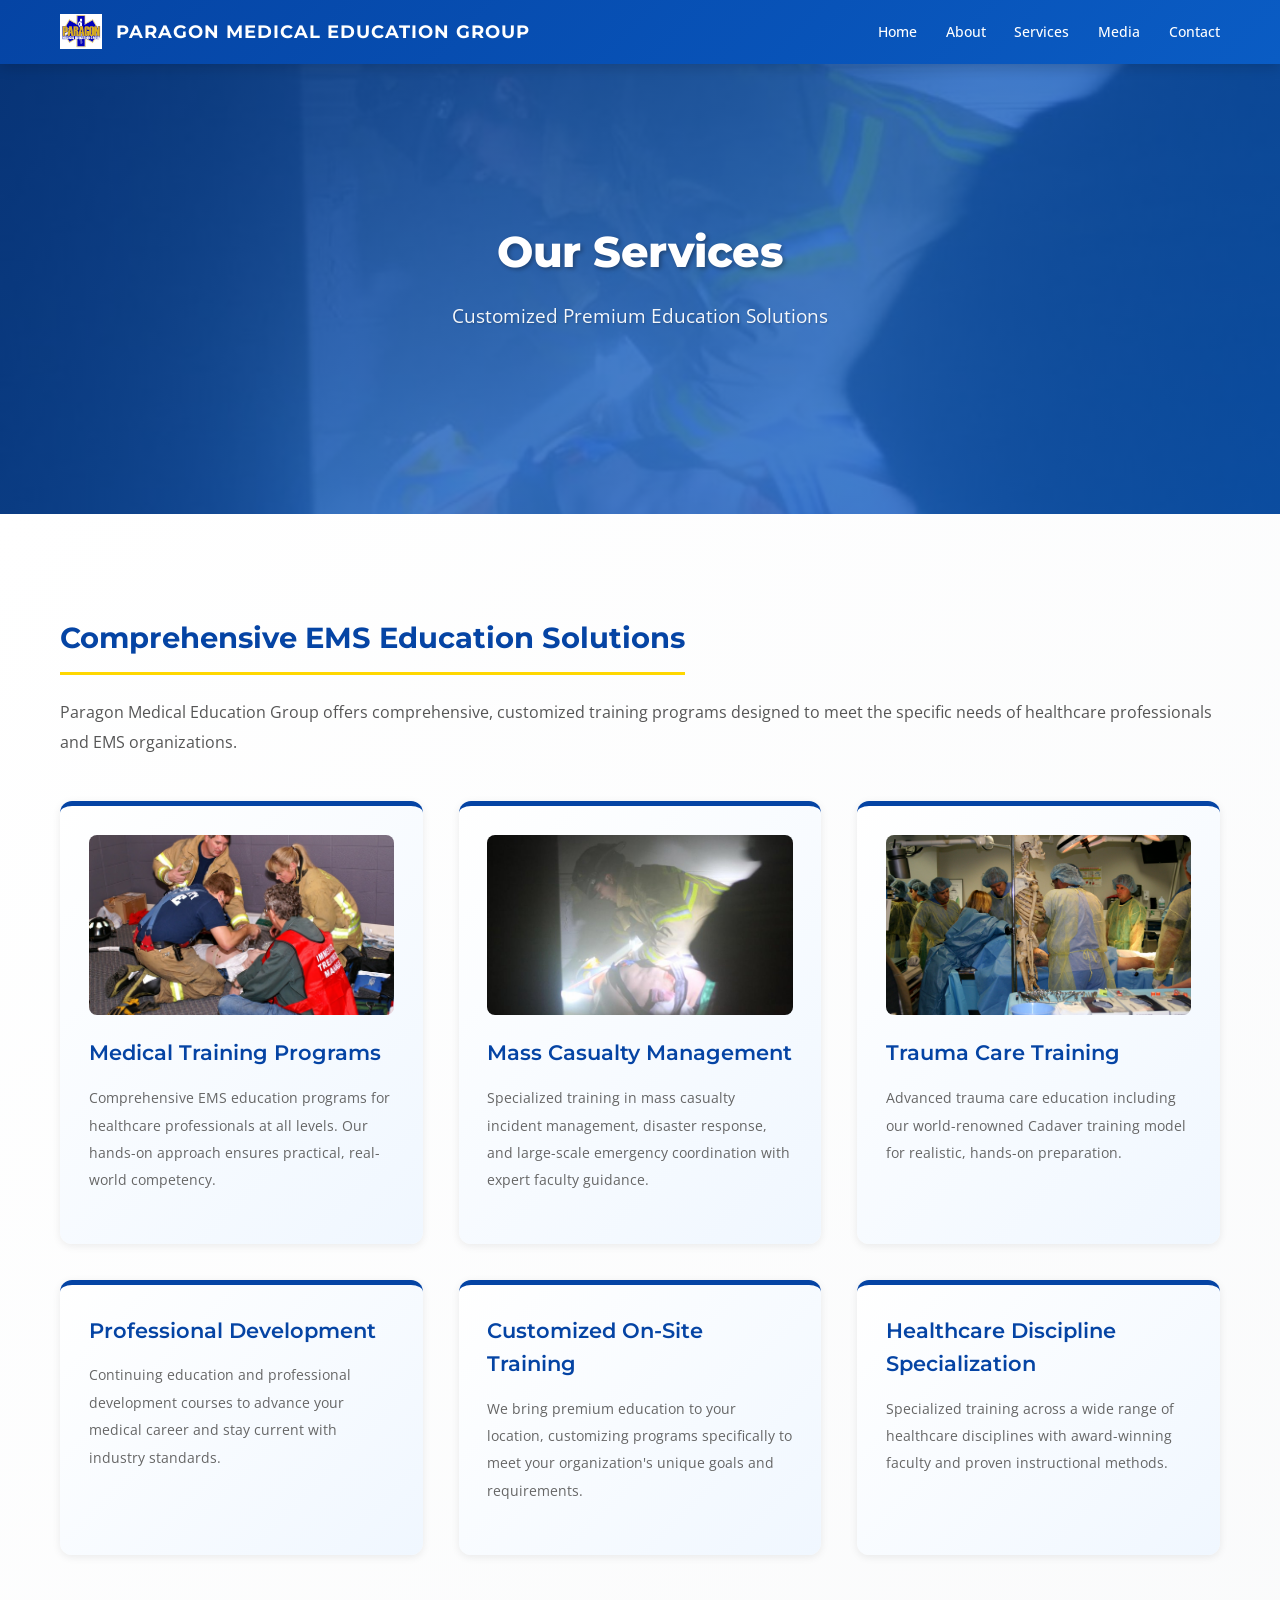
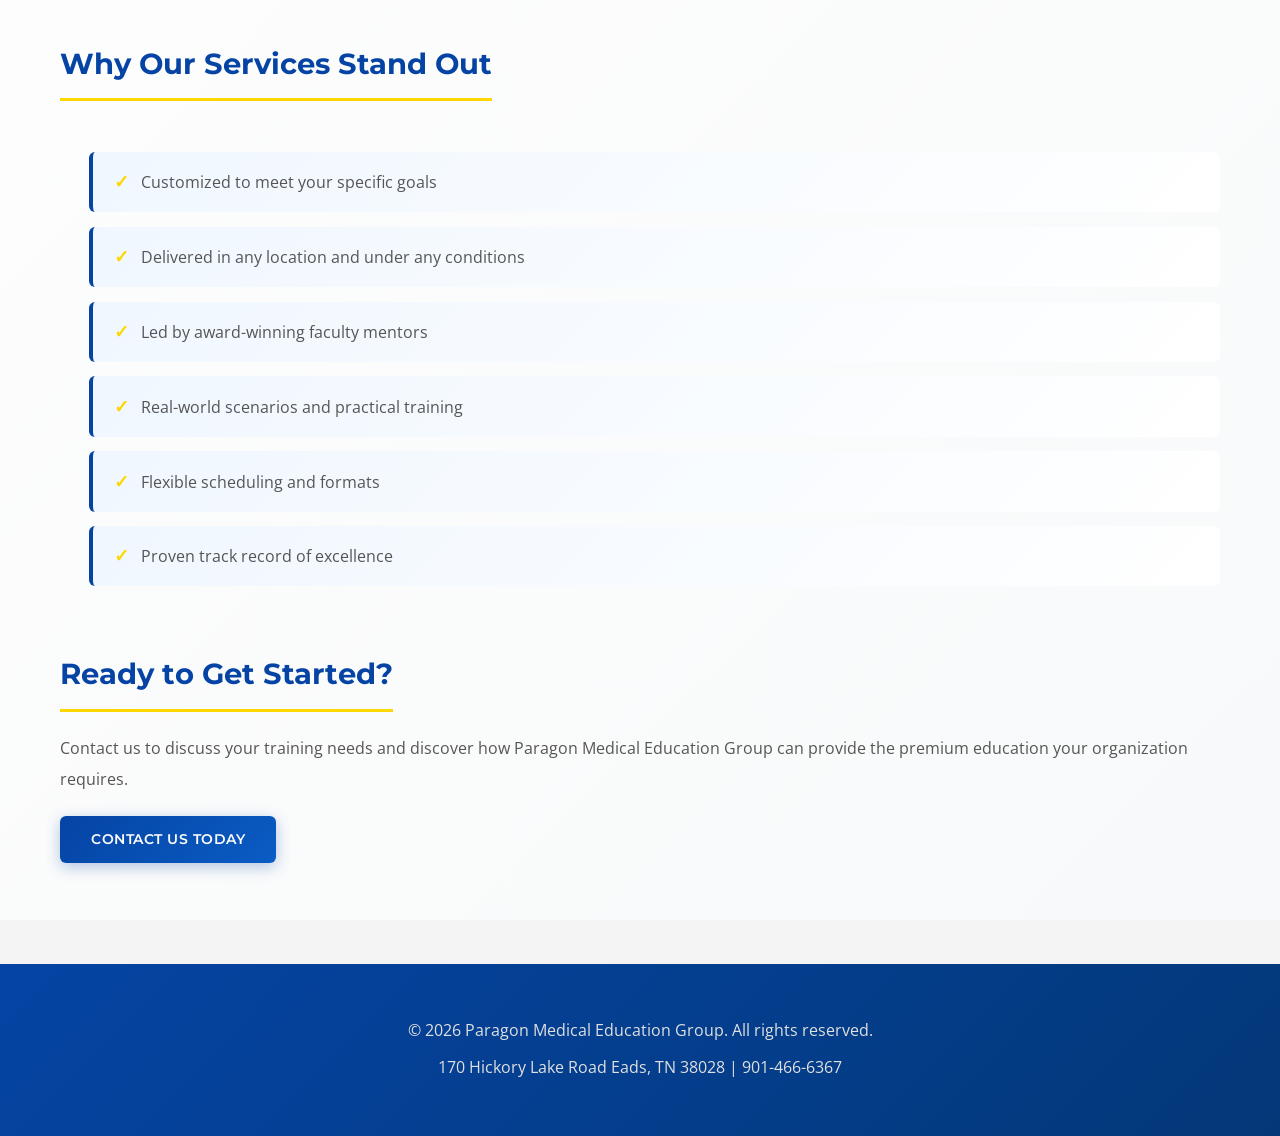
<file: services.html>
<!DOCTYPE html>
<html lang="en">
<head>
    <meta charset="UTF-8">
    <meta name="viewport" content="width=device-width, initial-scale=1.0">
    <title>Services - Paragon Medical Education Group</title>
    <link rel="stylesheet" href="css/style.css">
</head>
<body>
    <header>
        <nav class="navbar">
            <div class="container">
                <div class="logo-section">
                    <img src="images/PMEG small logo.JPG" alt="Paragon Medical Education Group" class="logo-img">
                    <div class="logo">Paragon Medical Education Group</div>
                </div>
                <ul class="nav-links">
                    <li><a href="index.html">Home</a></li>
                    <li><a href="about.html">About</a></li>
                    <li><a href="services.html">Services</a></li>
                    <li><a href="media.html">Media</a></li>
                    <li><a href="contact.html">Contact</a></li>
                </ul>
            </div>
        </nav>
    </header>

    <main>
        <section class="hero">
            <div class="hero-image" style="background-image: url('images/PMEG Pics (3).jpg');">
                <div class="hero-overlay">
                    <div class="container">
                        <h1>Our Services</h1>
                        <p>Customized Premium Education Solutions</p>
                    </div>
                </div>
            </div>
        </section>

        <section class="content">
            <div class="container">
                <h2>Comprehensive EMS Education Solutions</h2>
                <p>Paragon Medical Education Group offers comprehensive, customized training programs designed to meet the specific needs of healthcare professionals and EMS organizations.</p>

                <div class="services-grid">
                    <div class="service-card">
                        <img src="images/PMEG Pics (2).JPG" alt="Medical Training" class="service-image">
                        <h3>Medical Training Programs</h3>
                        <p>Comprehensive EMS education programs for healthcare professionals at all levels. Our hands-on approach ensures practical, real-world competency.</p>
                    </div>
                    
                    <div class="service-card">
                        <img src="images/PMEG Pics (3).jpg" alt="Mass Casualty" class="service-image">
                        <h3>Mass Casualty Management</h3>
                        <p>Specialized training in mass casualty incident management, disaster response, and large-scale emergency coordination with expert faculty guidance.</p>
                    </div>
                    
                    <div class="service-card">
                        <img src="images/PMEG Pics (1).jpg" alt="Trauma Care" class="service-image">
                        <h3>Trauma Care Training</h3>
                        <p>Advanced trauma care education including our world-renowned Cadaver training model for realistic, hands-on preparation.</p>
                    </div>

                    <div class="service-card">
                        <h3>Professional Development</h3>
                        <p>Continuing education and professional development courses to advance your medical career and stay current with industry standards.</p>
                    </div>

                    <div class="service-card">
                        <h3>Customized On-Site Training</h3>
                        <p>We bring premium education to your location, customizing programs specifically to meet your organization's unique goals and requirements.</p>
                    </div>

                    <div class="service-card">
                        <h3>Healthcare Discipline Specialization</h3>
                        <p>Specialized training across a wide range of healthcare disciplines with award-winning faculty and proven instructional methods.</p>
                    </div>
                </div>

                <h2>Why Our Services Stand Out</h2>
                <ul class="highlight-list">
                    <li>Customized to meet your specific goals</li>
                    <li>Delivered in any location and under any conditions</li>
                    <li>Led by award-winning faculty mentors</li>
                    <li>Real-world scenarios and practical training</li>
                    <li>Flexible scheduling and formats</li>
                    <li>Proven track record of excellence</li>
                </ul>

                <h2>Ready to Get Started?</h2>
                <p>Contact us to discuss your training needs and discover how Paragon Medical Education Group can provide the premium education your organization requires.</p>
                <a href="contact.html" class="btn btn-primary">Contact Us Today</a>
            </div>
        </section>
    </main>

    <footer>
        <div class="container">
            <p>&copy; 2026 Paragon Medical Education Group. All rights reserved.</p>
            <p>170 Hickory Lake Road Eads, TN 38028 | 901-466-6367</p>
        </div>
    </footer>
</body>
</html>
</file>
<file: css/style.css>
@import url('https://fonts.googleapis.com/css2?family=Montserrat:wght@600;700;800&family=Open+Sans:wght@400;500;600&display=swap');

* {
    margin: 0;
    padding: 0;
    box-sizing: border-box;
}

body {
    font-family: 'Open Sans', sans-serif;
    line-height: 1.6;
    color: #333;
    background-color: #f4f4f4;
}

.container {
    max-width: 1200px;
    margin: 0 auto;
    padding: 0 20px;
}

/* Navigation */
.navbar {
    background: linear-gradient(135deg, #0544A4 0%, #0a5cc4 100%);
    color: white;
    padding: 0.9rem 0;
    box-shadow: 0 4px 12px rgba(0,0,0,0.15);
    position: sticky;
    top: 0;
    z-index: 100;
}

.navbar .container {
    display: flex;
    justify-content: space-between;
    align-items: center;
}

.logo-section {
    display: flex;
    align-items: center;
    gap: 0.9rem;
}

.logo-img {
    height: 35px;
    width: auto;
}

.logo {
    font-family: 'Montserrat', sans-serif;
    font-size: 1.1rem;
    font-weight: 700;
    letter-spacing: 1px;
    color: white;
    text-transform: uppercase;
}

.nav-links {
    display: flex;
    list-style: none;
    gap: 1.8rem;
}

.nav-links a {
    color: white;
    text-decoration: none;
    transition: all 0.3s ease;
    font-size: 0.9rem;
    font-weight: 500;
    border-bottom: 2px solid transparent;
    padding-bottom: 2px;
}

.nav-links a:hover {
    color: #ffd700;
    border-bottom-color: #ffd700;
}

/* Hero Section */
.hero {
    background-size: cover;
    background-position: center;
    position: relative;
    min-height: 450px;
    display: flex;
    align-items: center;
    width: 100%;
}

.hero-image {
    background-size: cover;
    background-position: center;
    position: relative;
    min-height: 450px;
    width: 100%;
}

.hero-overlay {
    background: linear-gradient(135deg, rgba(5, 68, 164, 0.7) 0%, rgba(10, 92, 196, 0.8) 100%);
    padding: 4.5rem 0;
    min-height: 450px;
    display: flex;
    align-items: center;
}

.hero .container {
    text-align: center;
}

.hero h1 {
    font-family: 'Montserrat', sans-serif;
    font-size: 2.7rem;
    margin-bottom: 0.9rem;
    font-weight: 800;
    color: white;
    text-shadow: 2px 2px 4px rgba(0,0,0,0.3);
    letter-spacing: -0.5px;
}

.hero p {
    font-size: 1.2rem;
    margin-bottom: 1.8rem;
    color: white;
    opacity: 0.95;
    text-shadow: 1px 1px 2px rgba(0,0,0,0.2);
}

/* Buttons */
.btn {
    display: inline-block;
    padding: 12px 31px;
    text-decoration: none;
    border-radius: 6px;
    transition: all 0.3s ease;
    font-weight: 600;
    cursor: pointer;
    border: none;
    font-family: 'Montserrat', sans-serif;
    text-transform: uppercase;
    letter-spacing: 0.5px;
    font-size: 0.9rem;
}

.btn-primary {
    background: linear-gradient(135deg, #0544A4 0%, #0a5cc4 100%);
    color: white;
    box-shadow: 0 4px 15px rgba(5, 68, 164, 0.3);
}

.btn-primary:hover {
    transform: translateY(-3px);
    box-shadow: 0 8px 25px rgba(5, 68, 164, 0.5);
    background: linear-gradient(135deg, #033878 0%, #0544A4 100%);
}

/* Main Content */
main {
    min-height: calc(100vh - 200px);
}

.content {
    background: linear-gradient(135deg, #ffffff 0%, #f8f9fa 100%);
    padding: 3.6rem 0;
    margin: 0;
}

.content h1 {
    color: #0544A4;
    margin-bottom: 1.35rem;
    font-size: 2.3rem;
    font-family: 'Montserrat', sans-serif;
    font-weight: 800;
    letter-spacing: -0.5px;
}

.content h2 {
    color: #0544A4;
    margin-top: 2.7rem;
    margin-bottom: 1.35rem;
    font-size: 1.8rem;
    font-family: 'Montserrat', sans-serif;
    font-weight: 700;
    border-bottom: 3px solid #ffd700;
    padding-bottom: 0.72rem;
    display: inline-block;
}

.content h3 {
    color: #0a5cc4;
    margin-top: 1.35rem;
    margin-bottom: 0.9rem;
    font-size: 1.3rem;
    font-family: 'Montserrat', sans-serif;
    font-weight: 600;
}

.content p {
    margin-bottom: 1.35rem;
    color: #555;
    line-height: 1.9;
    font-size: 1rem;
}

.content ul {
    margin-left: 1.8rem;
    margin-bottom: 1.35rem;
}

.content ul li {
    margin-bottom: 0.9rem;
    color: #555;
    line-height: 1.8;
}

/* Features Grid */
.features {
    display: grid;
    grid-template-columns: repeat(auto-fit, minmax(300px, 1fr));
    gap: 2.25rem;
    margin: 2.7rem 0;
}

.feature-card {
    background: linear-gradient(135deg, #ffffff 0%, #f0f7ff 100%);
    padding: 2.25rem;
    border-radius: 12px;
    border-left: 5px solid #0544A4;
    transition: all 0.3s ease;
    box-shadow: 0 2px 8px rgba(0,0,0,0.08);
}

.feature-card:hover {
    transform: translateY(-8px);
    box-shadow: 0 12px 30px rgba(5, 68, 164, 0.2);
}

.feature-card h3 {
    color: #0544A4;
    margin-bottom: 0.9rem;
    margin-top: 0;
}

.feature-card p {
    color: #666;
    font-size: 0.95rem;
}

/* Services Grid */
.services-grid {
    display: grid;
    grid-template-columns: repeat(auto-fit, minmax(320px, 1fr));
    gap: 2.25rem;
    margin: 2.7rem 0;
}

.service-card {
    background: linear-gradient(135deg, #ffffff 0%, #f0f7ff 100%);
    padding: 1.8rem;
    border-radius: 12px;
    border-top: 5px solid #0544A4;
    transition: all 0.3s ease;
    box-shadow: 0 2px 8px rgba(0,0,0,0.08);
    overflow: hidden;
}

.service-card:hover {
    transform: translateY(-8px);
    box-shadow: 0 12px 30px rgba(5, 68, 164, 0.2);
    border-top-color: #ffd700;
}

.service-card h3 {
    color: #0544A4;
    margin-bottom: 0.9rem;
    margin-top: 0;
}

.service-card p {
    color: #666;
    font-size: 0.9rem;
}

.service-image {
    width: 100%;
    height: 180px;
    object-fit: cover;
    border-radius: 8px;
    margin-bottom: 0.9rem;
}

/* Lists */
.focus-list {
    list-style: none;
    margin-left: 0;
    display: grid;
    grid-template-columns: repeat(auto-fit, minmax(250px, 1fr));
    gap: 0.9rem;
    margin: 1.8rem 0;
}

.focus-list li {
    padding: 1.08rem;
    background: linear-gradient(135deg, #f0f7ff 0%, #ffffff 100%);
    border-left: 4px solid #0544A4;
    border-radius: 6px;
    color: #555;
    font-weight: 500;
}

.focus-list li:before {
    content: "✓";
    color: #ffd700;
    font-weight: bold;
    margin-right: 0.72rem;
    font-size: 1.2rem;
}

/* Specialty List */
.specialty-list {
    list-style: none;
    margin-left: 0;
    margin: 1.35rem 0;
}

.specialty-list li {
    padding: 0.72rem 0;
    padding-left: 1.8rem;
    position: relative;
    color: #555;
}

.specialty-list li:before {
    content: "→";
    position: absolute;
    left: 0;
    color: #0544A4;
    font-weight: bold;
    font-size: 1.1rem;
}

/* Help List */
.help-list {
    list-style: none;
    margin-left: 0;
}

.help-list li {
    padding: 0.72rem 0;
    padding-left: 1.8rem;
    position: relative;
    color: #555;
}

.help-list li:before {
    content: "→";
    position: absolute;
    left: 0;
    color: #0544A4;
    font-weight: bold;
}

/* Highlight List */
.highlight-list {
    list-style: none;
    margin-left: 0;
    margin: 1.8rem 0;
}

.highlight-list li {
    padding: 0.9rem 1.35rem;
    margin-bottom: 0.72rem;
    background: linear-gradient(135deg, #f0f7ff 0%, #ffffff 100%);
    border-left: 4px solid #0544A4;
    color: #555;
    border-radius: 6px;
}

.highlight-list li:before {
    content: "✓";
    color: #ffd700;
    font-weight: bold;
    margin-right: 0.72rem;
    font-size: 1.1rem;
}

/* Highlight Box */
.highlight-box {
    background: linear-gradient(135deg, #f0f7ff 0%, #ffffff 100%);
    padding: 2.25rem;
    border-radius: 12px;
    border-left: 5px solid #0544A4;
    margin: 2.25rem 0;
    box-shadow: 0 2px 8px rgba(0,0,0,0.08);
}

.highlight-box p {
    margin-bottom: 1.35rem;
    color: #333;
    font-weight: 500;
    line-height: 1.8;
}

.highlight-box p:last-child {
    margin-bottom: 0;
}

/* Contact Info */
.contact-info {
    display: grid;
    grid-template-columns: repeat(auto-fit, minmax(280px, 1fr));
    gap: 1.8rem;
    margin: 2.25rem 0;
}

.contact-card {
    background: linear-gradient(135deg, #f0f7ff 0%, #ffffff 100%);
    padding: 2.25rem;
    border-radius: 12px;
    border-left: 5px solid #0544A4;
    text-align: center;
    box-shadow: 0 2px 8px rgba(0,0,0,0.08);
    transition: all 0.3s ease;
}

.contact-card:hover {
    transform: translateY(-5px);
    box-shadow: 0 8px 20px rgba(5, 68, 164, 0.15);
}

.contact-card h3 {
    color: #0544A4;
    margin-bottom: 0.9rem;
    margin-top: 0;
}

.contact-card a {
    color: #0544A4;
    text-decoration: none;
    font-weight: 600;
    transition: all 0.3s ease;
}

.contact-card a:hover {
    color: #ffd700;
    text-decoration: underline;
}

/* Contact Methods */
.contact-methods {
    background: linear-gradient(135deg, #f0f7ff 0%, #ffffff 100%);
    padding: 2.25rem;
    border-radius: 12px;
    border-left: 5px solid #0544A4;
    margin: 2.25rem 0;
    box-shadow: 0 2px 8px rgba(0,0,0,0.08);
}

.contact-methods a {
    color: #0544A4;
    text-decoration: none;
    font-weight: 600;
    transition: all 0.3s ease;
}

.contact-methods a:hover {
    color: #ffd700;
    text-decoration: underline;
}

/* Resources Grid */
.resources-grid {
    display: grid;
    grid-template-columns: repeat(auto-fit, minmax(280px, 1fr));
    gap: 1.8rem;
    margin: 2.25rem 0;
}

.resource-card {
    background: linear-gradient(135deg, #f0f7ff 0%, #ffffff 100%);
    padding: 2.25rem;
    border-radius: 12px;
    border-top: 5px solid #0544A4;
    box-shadow: 0 2px 8px rgba(0,0,0,0.08);
    transition: all 0.3s ease;
}

.resource-card:hover {
    transform: translateY(-5px);
    box-shadow: 0 8px 20px rgba(5, 68, 164, 0.15);
}

.resource-card h3 {
    color: #0544A4;
    margin-bottom: 0.9rem;
    margin-top: 0;
}

.resource-card p {
    color: #666;
}

/* Tagline */
.tagline {
    background: linear-gradient(135deg, #ffd700 0%, #ffed4e 100%);
    padding: 1.8rem;
    border-radius: 12px;
    margin: 2.7rem 0;
    color: #0544A4;
    font-size: 1.1rem;
    text-align: center;
    font-weight: 600;
    box-shadow: 0 4px 15px rgba(255, 215, 0, 0.3);
}

/* Podcast Feed */
.podcast-feed {
    background: linear-gradient(135deg, #f8f9fa 0%, #f0f7ff 100%);
    padding: 2.25rem;
    border-radius: 12px;
    margin: 2.25rem 0;
    border-left: 5px solid #0544A4;
}

.podcast-episode {
    background: white;
    padding: 1.8rem;
    margin-bottom: 1.35rem;
    border-left: 4px solid #0544A4;
    border-radius: 8px;
    transition: all 0.3s ease;
    box-shadow: 0 2px 8px rgba(0,0,0,0.08);
}

.podcast-episode:hover {
    transform: translateX(5px);
    box-shadow: 0 4px 12px rgba(5, 68, 164, 0.15);
}

.podcast-episode h3 {
    color: #0544A4;
    margin-bottom: 0.45rem;
    margin-top: 0;
    font-size: 1.1rem;
}

.podcast-episode p {
    margin: 0.45rem 0;
    font-size: 0.9rem;
    color: #666;
}

.podcast-episode a {
    display: inline-block;
    margin-top: 0.9rem;
    padding: 0.63rem 1.08rem;
    background: linear-gradient(135deg, #0544A4 0%, #0a5cc4 100%);
    color: white;
    text-decoration: none;
    border-radius: 6px;
    font-weight: 600;
    font-size: 0.85rem;
    transition: all 0.3s ease;
}

.podcast-episode a:hover {
    transform: translateY(-2px);
    box-shadow: 0 4px 12px rgba(5, 68, 164, 0.3);
}

.podcast-logo {
    text-align: center;
    margin: 2.25rem 0;
}

.podcast-logo img {
    max-width: 180px;
    height: auto;
    border-radius: 8px;
    box-shadow: 0 4px 12px rgba(0,0,0,0.1);
}

.rss-feed-box {
    background: linear-gradient(135deg, #f0f7ff 0%, #ffffff 100%);
    padding: 1.8rem;
    border-radius: 8px;
    margin: 1.8rem 0;
    border-left: 4px solid #0544A4;
}

.rss-feed-box h4 {
    color: #0544A4;
    margin-bottom: 0.9rem;
    font-size: 1rem;
}

.rss-feed-box a {
    display: inline-block;
    padding: 0.63rem 1.08rem;
    background: linear-gradient(135deg, #0544A4 0%, #0a5cc4 100%);
    color: white;
    text-decoration: none;
    border-radius: 6px;
    font-weight: 600;
    font-size: 0.85rem;
    transition: all 0.3s ease;
}

.rss-feed-box a:hover {
    transform: translateY(-2px);
    box-shadow: 0 4px 12px rgba(5, 68, 164, 0.3);
}

/* Footer */
footer {
    background: linear-gradient(135deg, #0544A4 0%, #033878 100%);
    color: white;
    text-align: center;
    padding: 2.7rem 0;
    margin-top: 2.7rem;
}

footer p {
    margin: 0.72rem 0;
    color: #e0e0e0;
    font-weight: 400;
}

/* Responsive Design */
@media (max-width: 768px) {
    .navbar .container {
        flex-direction: column;
        gap: 1.35rem;
    }

    .nav-links {
        flex-direction: column;
        gap: 0.72rem;
        text-align: center;
    }

    .hero h1 {
        font-size: 1.8rem;
    }

    .hero p {
        font-size: 0.9rem;
    }

    .content h2 {
        font-size: 1.35rem;
    }

    .content h1 {
        font-size: 1.6rem;
    }

    .features, .services-grid, .resources-grid, .contact-info {
        grid-template-columns: 1fr;
    }

    .btn {
        padding: 10px 25px;
        font-size: 0.8rem;
    }

    .focus-list {
        grid-template-columns: 1fr;
    }
}

@media (max-width: 480px) {
    .hero h1 {
        font-size: 1.35rem;
    }

    .content h2 {
        font-size: 1.15rem;
    }

    .nav-links {
        gap: 0.45rem;
        font-size: 0.76rem;
    }
}
</file>
